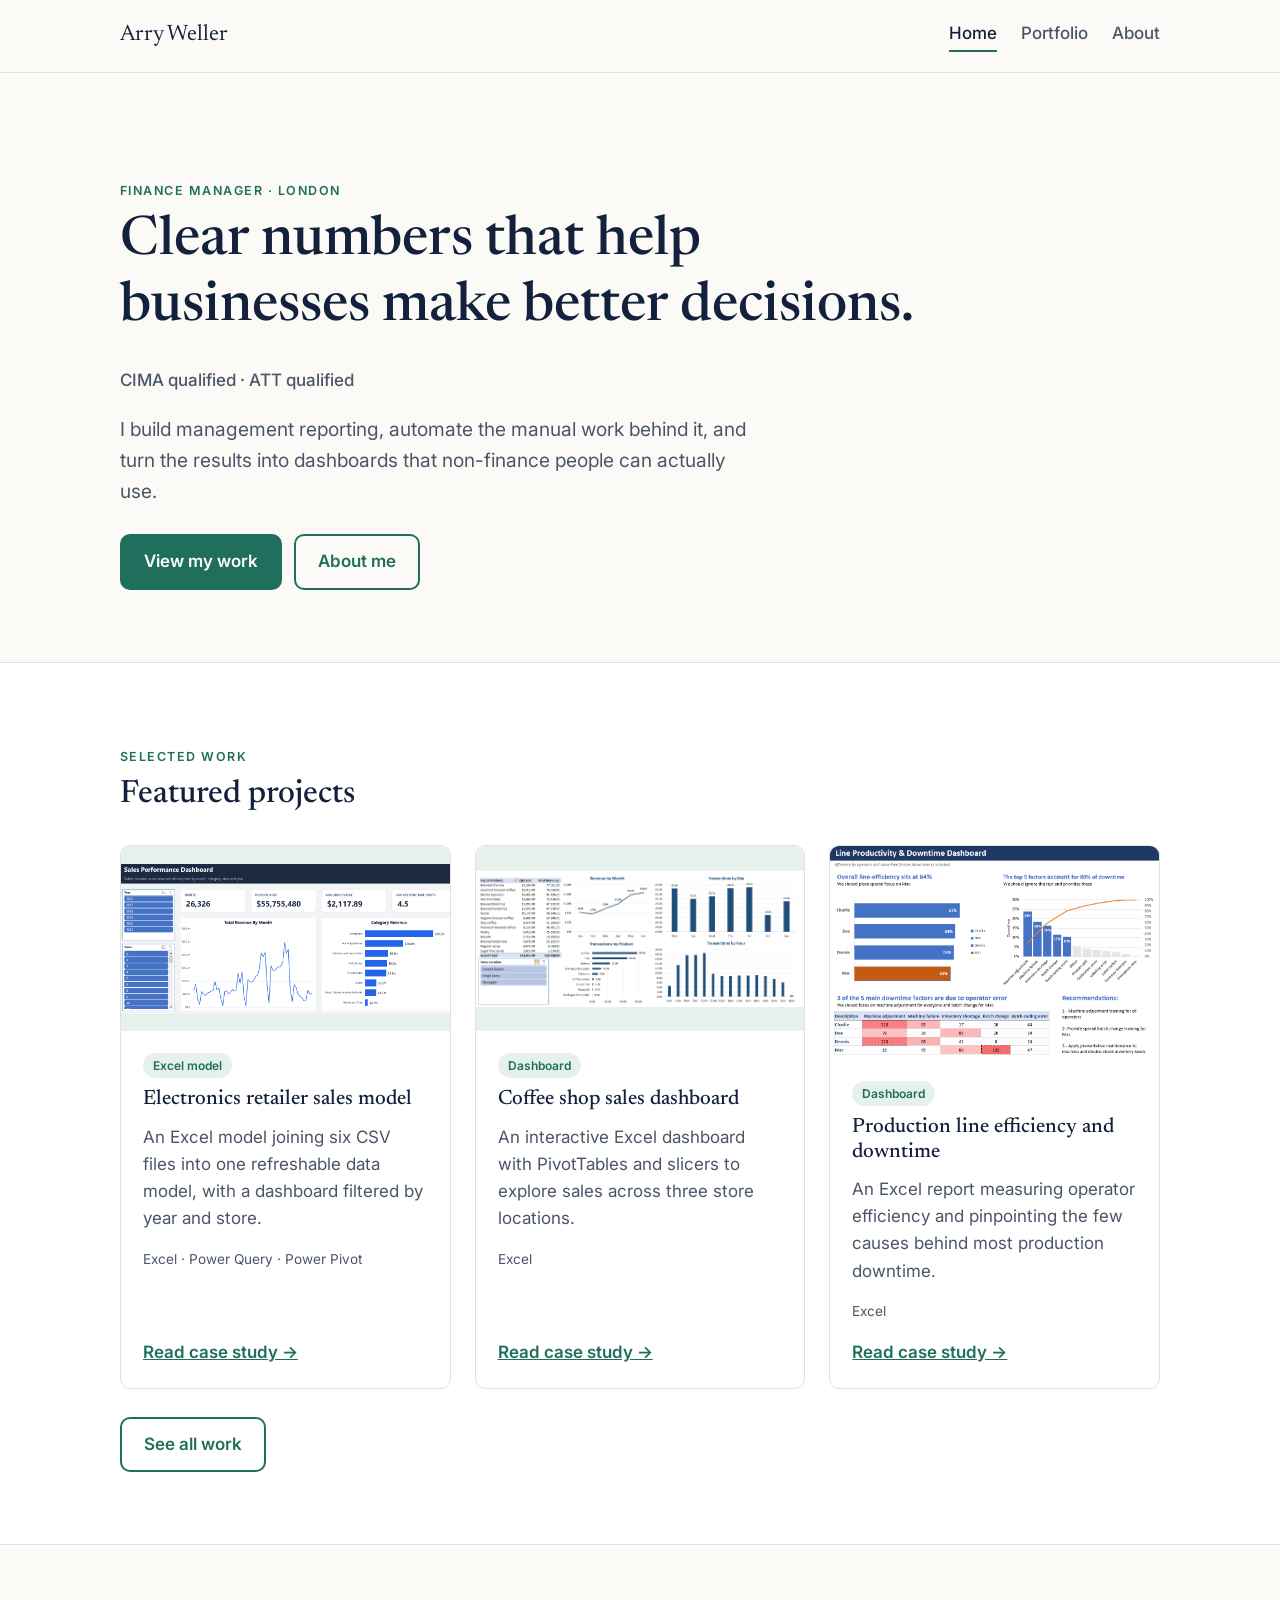
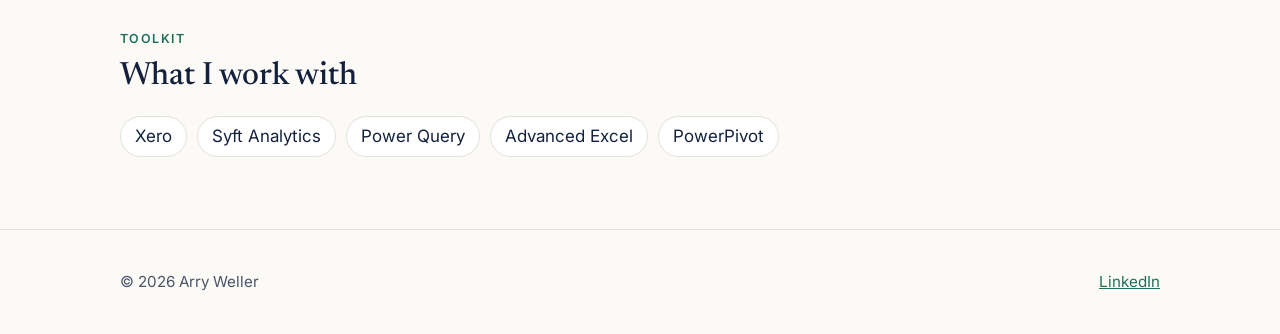
<file: index.html>
<!DOCTYPE html>
<!-- HOME PAGE. This is the first page visitors see. -->
<html lang="en-GB">
<head>
  <meta charset="UTF-8">
  <meta name="viewport" content="width=device-width, initial-scale=1.0">
  <title>Arry Weller | Finance Manager</title>
  <meta name="description" content="Portfolio of Arry Weller, CIMA and ATT qualified Finance Manager based in London.">
  <!-- Fonts from Google Fonts -->
  <link rel="preconnect" href="https://fonts.googleapis.com">
  <link rel="preconnect" href="https://fonts.gstatic.com" crossorigin>
  <link href="https://fonts.googleapis.com/css2?family=Inter:wght@400;500;600&family=Newsreader:opsz,wght@6..72,500&display=swap" rel="stylesheet">
  <!-- Our own style sheet -->
  <link rel="stylesheet" href="css/style.css">
</head>
<body>

  <!-- ===== HEADER (same on every page) ===== -->
  <header class="site-header">
    <div class="container">
      <a href="index.html" class="logo">Arry Weller</a>
      <nav class="nav">
        <a href="index.html" class="active">Home</a>
        <a href="portfolio.html">Portfolio</a>
        <a href="about.html">About</a>
      </nav>
    </div>
  </header>

  <main>
    <!-- ===== HERO: your headline introduction ===== -->
    <section class="hero">
      <div class="container">
        <p class="eyebrow">Finance Manager · London</p>
        <h1>Clear numbers that help<br>businesses make better decisions.</h1>
        <p class="credentials">CIMA qualified · ATT qualified</p>
        <p class="lead">
          I build management reporting, automate the manual work behind it, and turn
          the results into dashboards that non-finance people can actually use.
        </p>
        <div class="btn-row">
          <a href="portfolio.html" class="btn btn-primary">View my work</a>
          <a href="about.html" class="btn btn-secondary">About me</a>
        </div>
      </div>
    </section>

    <!-- ===== FEATURED WORK: pick your best 3 ===== -->
    <section class="band">
      <div class="container">
        <p class="eyebrow">Selected work</p>
        <h2>Featured projects</h2>

        <div class="grid">
          <!-- Card 1: copy this whole <article> block to add another project -->
          <article class="card">
            <div class="card-thumb"><img src="assets/images/electronics-retailer.png" alt="Sales performance dashboard showing 26,326 orders, $55.8m revenue, $2,117.89 average order value and 4.5 days average delivery time, with a revenue by month line chart, a category revenue bar chart, and year and store filters"></div>
            <div class="card-body">
              <span class="tag">Excel model</span>
              <h3>Electronics retailer sales model</h3>
              <p>An Excel model joining six CSV files into one refreshable data model, with a dashboard filtered by year and store.</p>
              <p class="tools">Excel · Power Query · Power Pivot</p>
              <div class="card-links">
                <a href="project-electronics-retailer.html">Read case study →</a>
              </div>
            </div>
          </article>

          <article class="card">
            <div class="card-thumb"><img src="assets/images/coffee-dashboard.png" alt="Coffee shop sales dashboard showing revenue by month, transactions by day and hour, top products, and a store location filter"></div>
            <div class="card-body">
              <span class="tag">Dashboard</span>
              <h3>Coffee shop sales dashboard</h3>
              <p>An interactive Excel dashboard with PivotTables and slicers to explore sales across three store locations.</p>
              <p class="tools">Excel</p>
              <div class="card-links">
                <a href="project-coffee-dashboard.html">Read case study →</a>
              </div>
            </div>
          </article>

          <article class="card">
            <div class="card-thumb"><img src="assets/images/manufac-prod.png" alt="Line productivity and downtime dashboard showing efficiency by operator from 61% to 67%, a Pareto chart where the top five factors account for 80% of downtime, and a matrix of downtime minutes by operator and factor with recommendations"></div>
            <div class="card-body">
              <span class="tag">Dashboard</span>
              <h3>Production line efficiency and downtime</h3>
              <p>An Excel report measuring operator efficiency and pinpointing the few causes behind most production downtime.</p>
              <p class="tools">Excel</p>
              <div class="card-links">
                <a href="project-manufac-prod.html">Read case study →</a>
              </div>
            </div>
          </article>
        </div>

        <div class="btn-row">
          <a href="portfolio.html" class="btn btn-secondary">See all work</a>
        </div>
      </div>
    </section>

    <!-- ===== TOOLS ===== -->
    <section>
      <div class="container">
        <p class="eyebrow">Toolkit</p>
        <h2>What I work with</h2>
        <ul class="pill-list">
          <li>Xero</li>
          <li>Syft Analytics</li>
          <li>Power Query</li>
          <li>Advanced Excel</li>
          <li>PowerPivot</li>
        </ul>
      </div>
    </section>
  </main>

  <!-- ===== FOOTER (same on every page) ===== -->
  <footer class="site-footer">
    <div class="container">
      <span>© 2026 Arry Weller</span>
      <span><a href="https://www.linkedin.com/in/arry-weller-54361668">LinkedIn</a></span>
    </div>
  </footer>

</body>
</html>
</file>
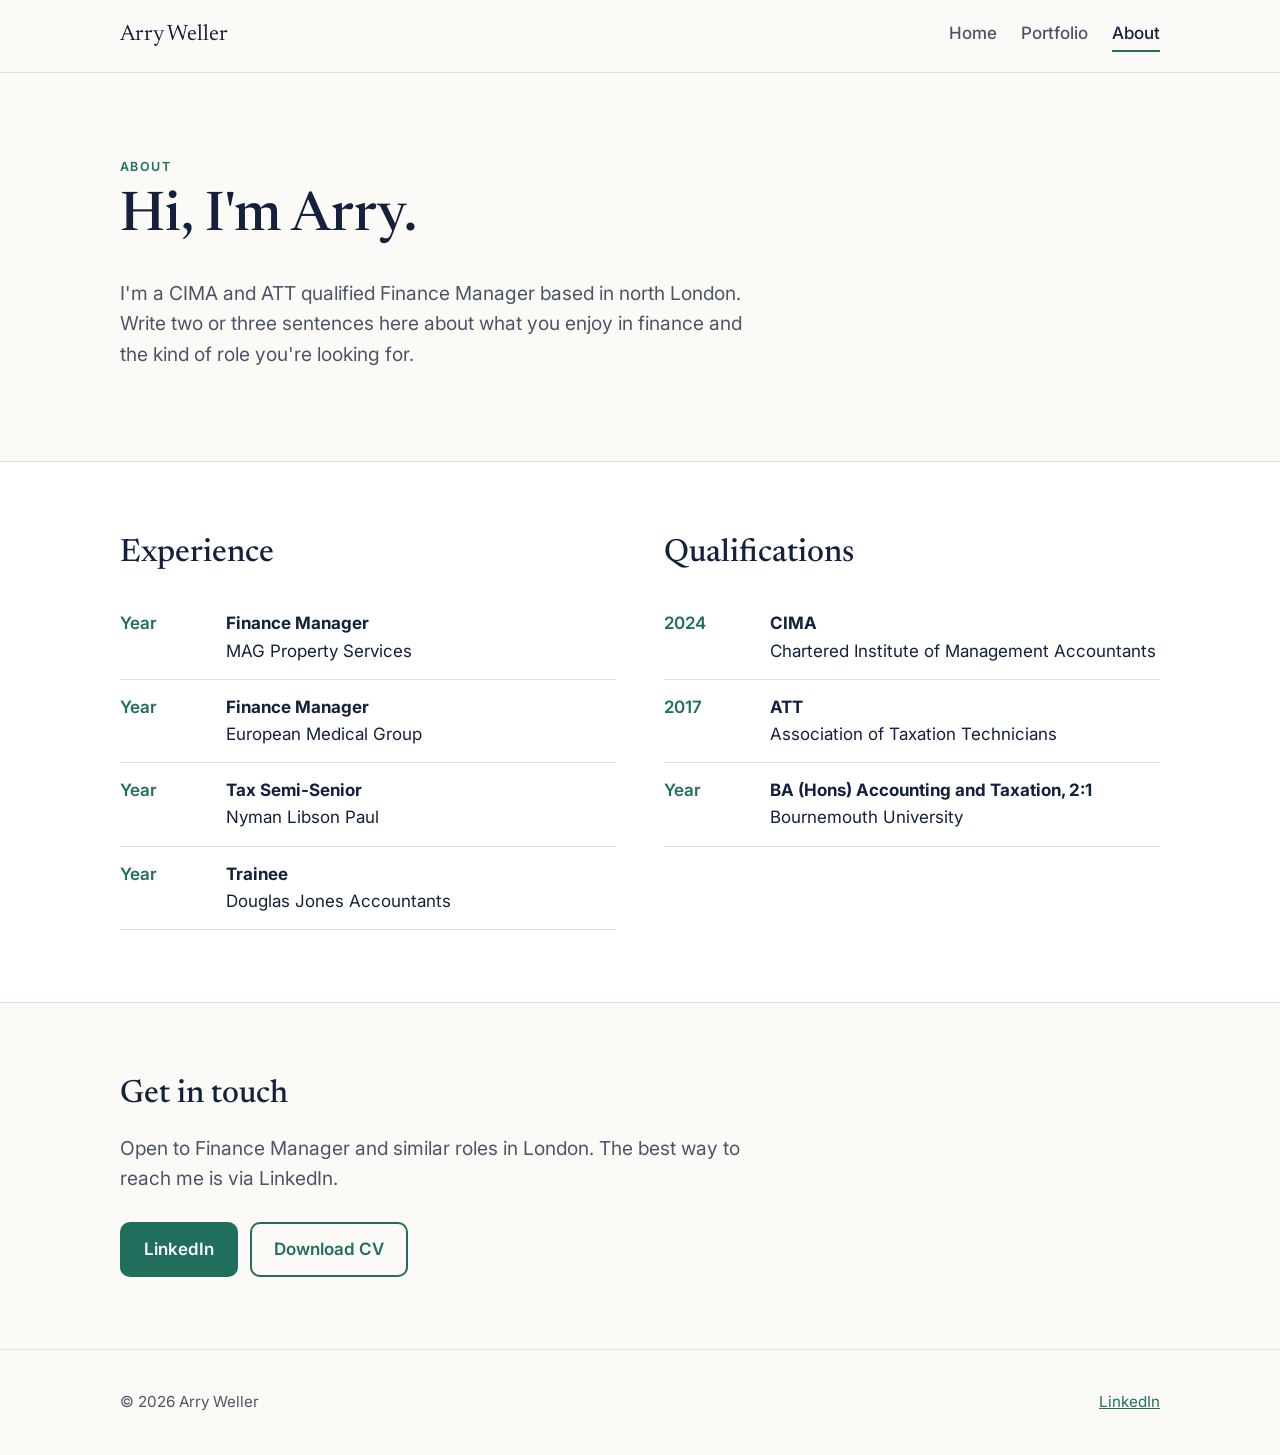
<file: about.html>
<!DOCTYPE html>
<!-- ABOUT PAGE. Your story, qualifications, experience and contact details. -->
<html lang="en-GB">
<head>
  <meta charset="UTF-8">
  <meta name="viewport" content="width=device-width, initial-scale=1.0">
  <title>About | Arry Weller</title>
  <meta name="description" content="Arry Weller, a CIMA and ATT qualified Finance Manager based in north London, open to Finance Manager and similar roles.">
  <link rel="preconnect" href="https://fonts.googleapis.com">
  <link rel="preconnect" href="https://fonts.gstatic.com" crossorigin>
  <link href="https://fonts.googleapis.com/css2?family=Inter:wght@400;500;600&family=Newsreader:opsz,wght@6..72,500&display=swap" rel="stylesheet">
  <link rel="stylesheet" href="css/style.css">
</head>
<body>

  <header class="site-header">
    <div class="container">
      <a href="index.html" class="logo">Arry Weller</a>
      <nav class="nav">
        <a href="index.html">Home</a>
        <a href="portfolio.html">Portfolio</a>
        <a href="about.html" class="active">About</a>
      </nav>
    </div>
  </header>

  <main>
    <section>
      <div class="container">
        <p class="eyebrow">About</p>
        <h1>Hi, I'm Arry.</h1>
        <p class="lead">
          I'm a CIMA and ATT qualified Finance Manager based in north London. Write two or three
          sentences here about what you enjoy in finance and the kind of role you're looking for.
        </p>
      </div>
    </section>

    <section class="band">
      <div class="container two-col">
        <div>
          <h2>Experience</h2>
          <ul class="timeline">
            <!-- Add years in the left column -->
            <li><span class="year">Year</span><span><strong>Finance Manager</strong><br>MAG Property Services</span></li>
            <li><span class="year">Year</span><span><strong>Finance Manager</strong><br>European Medical Group</span></li>
            <li><span class="year">Year</span><span><strong>Tax Semi-Senior</strong><br>Nyman Libson Paul</span></li>
            <li><span class="year">Year</span><span><strong>Trainee</strong><br>Douglas Jones Accountants</span></li>
          </ul>
        </div>
        <div>
          <h2>Qualifications</h2>
          <ul class="timeline">
            <li><span class="year">2024</span><span><strong>CIMA</strong><br>Chartered Institute of Management Accountants</span></li>
            <li><span class="year">2017</span><span><strong>ATT</strong><br>Association of Taxation Technicians</span></li>
            <li><span class="year">Year</span><span><strong>BA (Hons) Accounting and Taxation, 2:1</strong><br>Bournemouth University</span></li>
          </ul>
        </div>
      </div>
    </section>

    <section>
      <div class="container">
        <h2>Get in touch</h2>
        <p class="lead">Open to Finance Manager and similar roles in London. The best way to reach me is via LinkedIn.</p>
        <div class="btn-row">
          <a href="https://www.linkedin.com/in/arry-weller-54361668" class="btn btn-primary">LinkedIn</a>
          <a href="assets/files/cv.pdf" class="btn btn-secondary">Download CV</a>
        </div>
      </div>
    </section>
  </main>

  <footer class="site-footer">
    <div class="container">
      <span>© 2026 Arry Weller</span>
      <span><a href="https://www.linkedin.com/in/arry-weller-54361668">LinkedIn</a></span>
    </div>
  </footer>

</body>
</html>
</file>
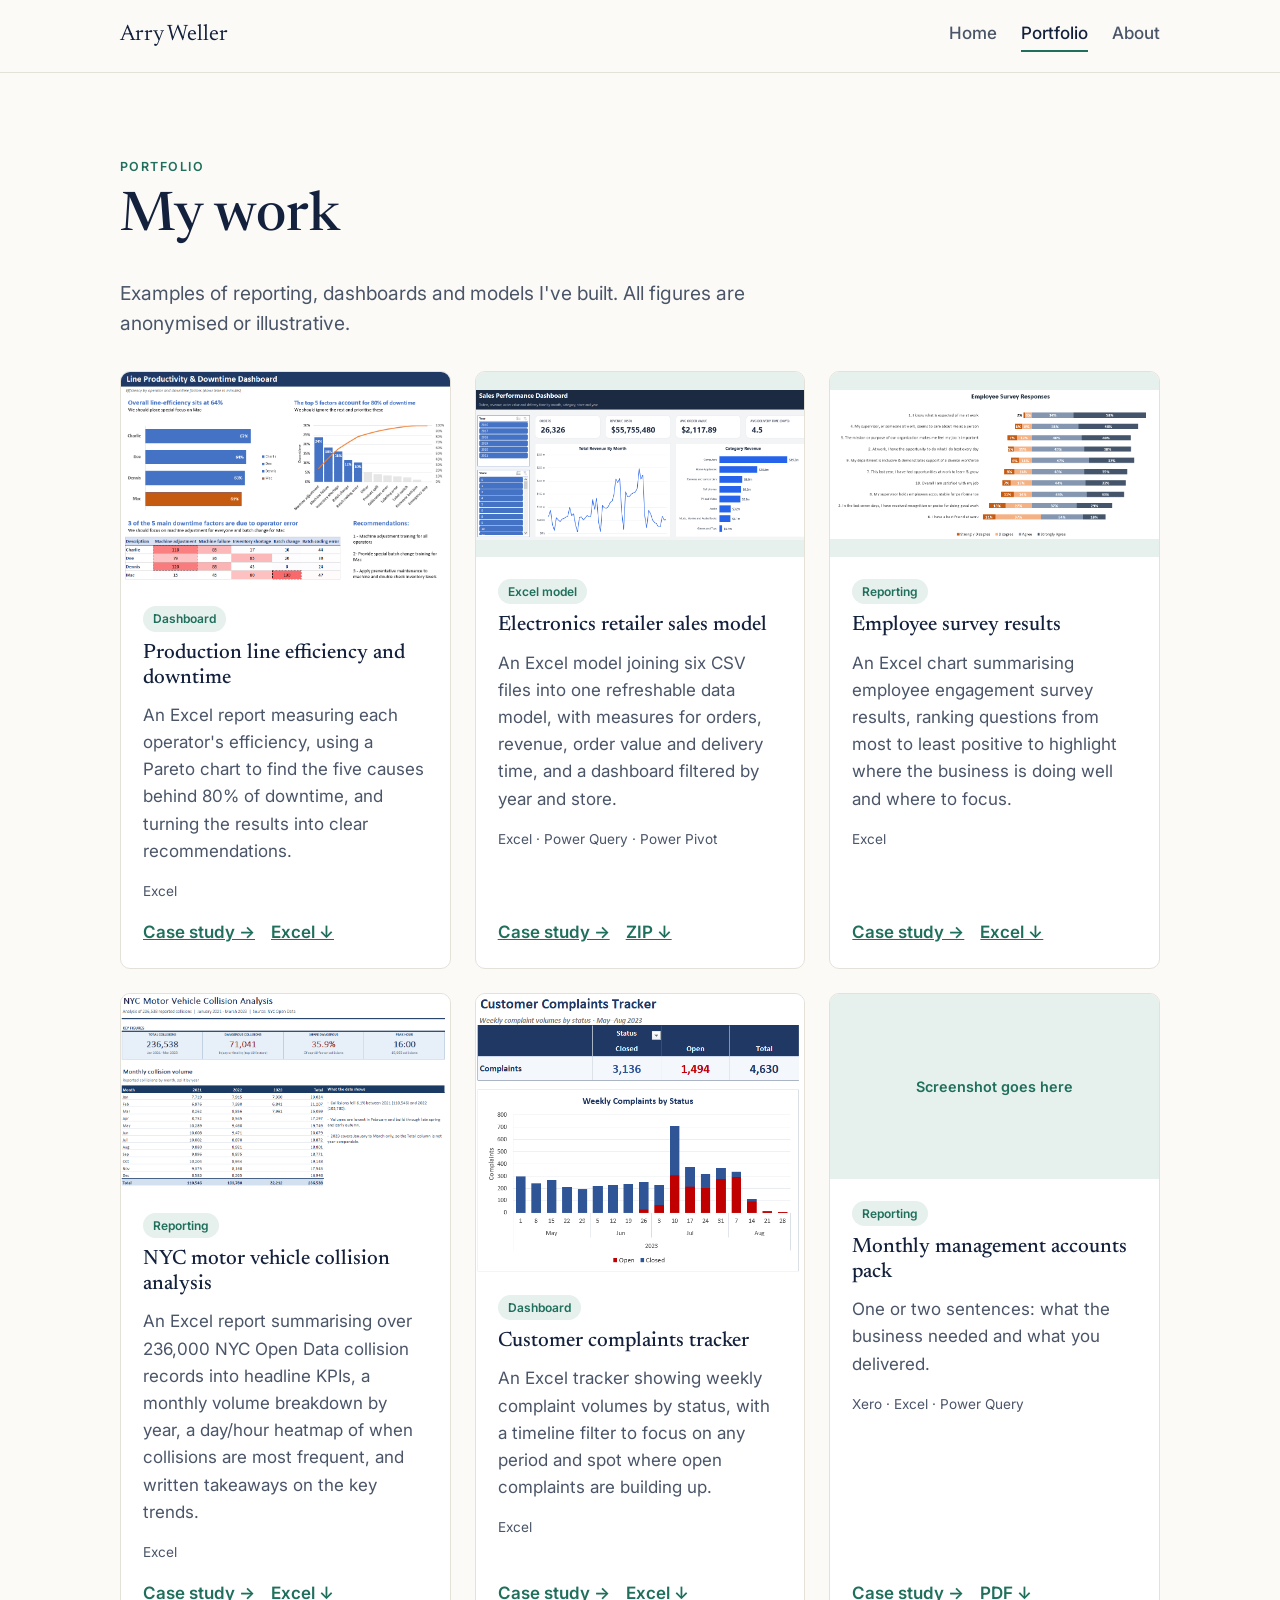
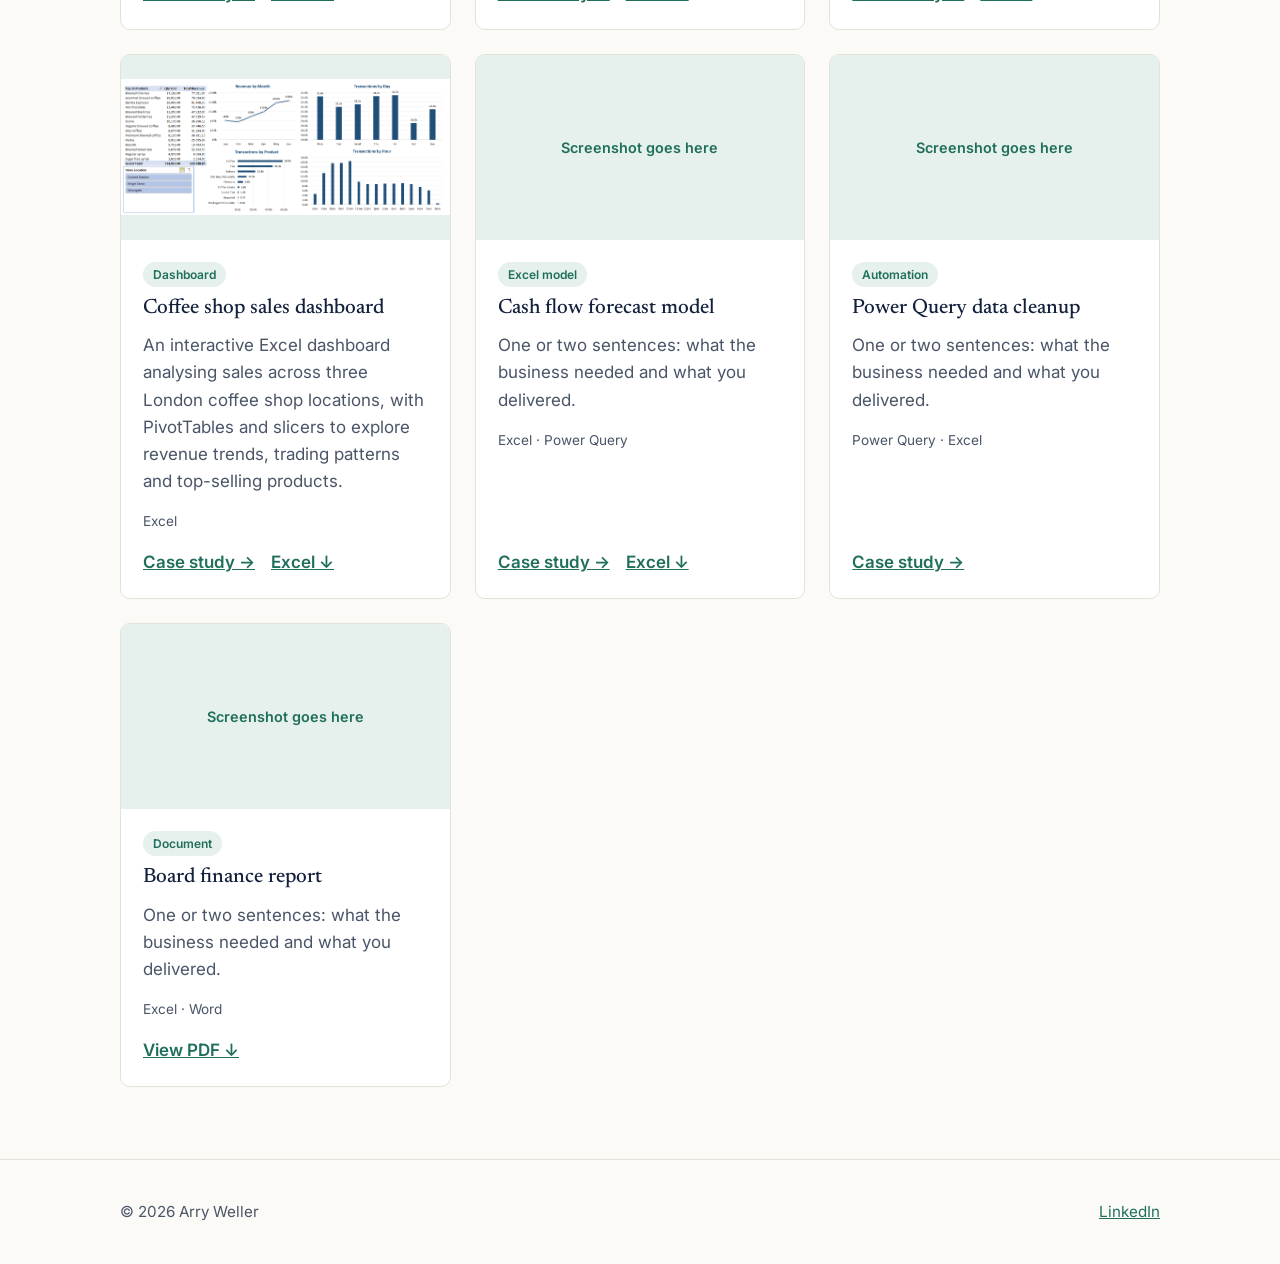
<file: portfolio.html>
<!DOCTYPE html>
<!-- PORTFOLIO PAGE. Lists all your work as cards. -->
<html lang="en-GB">
<head>
  <meta charset="UTF-8">
  <meta name="viewport" content="width=device-width, initial-scale=1.0">
  <title>Portfolio | Arry Weller</title>
  <meta name="description" content="Reporting, dashboards and Excel models built by Arry Weller, with a case study and downloadable file for each project.">
  <link rel="preconnect" href="https://fonts.googleapis.com">
  <link rel="preconnect" href="https://fonts.gstatic.com" crossorigin>
  <link href="https://fonts.googleapis.com/css2?family=Inter:wght@400;500;600&family=Newsreader:opsz,wght@6..72,500&display=swap" rel="stylesheet">
  <link rel="stylesheet" href="css/style.css">
</head>
<body>

  <header class="site-header">
    <div class="container">
      <a href="index.html" class="logo">Arry Weller</a>
      <nav class="nav">
        <a href="index.html">Home</a>
        <a href="portfolio.html" class="active">Portfolio</a>
        <a href="about.html">About</a>
      </nav>
    </div>
  </header>

  <main>
    <section>
      <div class="container">
        <p class="eyebrow">Portfolio</p>
        <h1>My work</h1>
        <p class="lead">
          Examples of reporting, dashboards and models I've built. All figures are
          anonymised or illustrative.
        </p>

        <div class="grid">

          <article class="card">
            <div class="card-thumb"><img src="assets/images/manufac-prod.png" alt="Line productivity and downtime dashboard showing efficiency by operator from 61% to 67%, a Pareto chart where the top five factors account for 80% of downtime, and a matrix of downtime minutes by operator and factor with recommendations"></div>
            <div class="card-body">
              <span class="tag">Dashboard</span>
              <h3>Production line efficiency and downtime</h3>
              <p>An Excel report measuring each operator's efficiency, using a Pareto chart to find the five causes behind 80% of downtime, and turning the results into clear recommendations.</p>
              <p class="tools">Excel</p>
              <div class="card-links">
                <a href="project-manufac-prod.html">Case study →</a>
                <a href="assets/files/manufac-prod.xlsx">Excel ↓</a>
              </div>
            </div>
          </article>

          <article class="card">
            <div class="card-thumb"><img src="assets/images/electronics-retailer.png" alt="Sales performance dashboard showing 26,326 orders, $55.8m revenue, $2,117.89 average order value and 4.5 days average delivery time, with a revenue by month line chart, a category revenue bar chart, and year and store filters"></div>
            <div class="card-body">
              <span class="tag">Excel model</span>
              <h3>Electronics retailer sales model</h3>
              <p>An Excel model joining six CSV files into one refreshable data model, with measures for orders, revenue, order value and delivery time, and a dashboard filtered by year and store.</p>
              <p class="tools">Excel · Power Query · Power Pivot</p>
              <div class="card-links">
                <a href="project-electronics-retailer.html">Case study →</a>
                <a href="assets/files/electronics-retailer.zip">ZIP ↓</a>
              </div>
            </div>
          </article>

          <article class="card">
            <div class="card-thumb"><img src="assets/images/employee-survey.png" alt="Stacked bar chart of employee survey responses, ranked from most to least positive, split by strongly disagree, disagree, agree and strongly agree"></div>
            <div class="card-body">
              <span class="tag">Reporting</span>
              <h3>Employee survey results</h3>
              <p>An Excel chart summarising employee engagement survey results, ranking questions from most to least positive to highlight where the business is doing well and where to focus.</p>
              <p class="tools">Excel</p>
              <div class="card-links">
                <a href="project-employee-survey.html">Case study →</a>
                <a href="assets/files/employee-survey.xlsx">Excel ↓</a>
              </div>
            </div>
          </article>

          <article class="card">
            <div class="card-thumb"><img src="assets/images/collision-analysis.png" alt="NYC Motor Vehicle Collision Analysis report showing key figures for total and dangerous collisions, share dangerous, peak hour, and a monthly collision volume table by year"></div>
            <div class="card-body">
              <span class="tag">Reporting</span>
              <h3>NYC motor vehicle collision analysis</h3>
              <p>An Excel report summarising over 236,000 NYC Open Data collision records into headline KPIs, a monthly volume breakdown by year, a day/hour heatmap of when collisions are most frequent, and written takeaways on the key trends.</p>
              <p class="tools">Excel</p>
              <div class="card-links">
                <a href="project-collision-analysis.html">Case study →</a>
                <a href="assets/files/collision-analysis.xlsx">Excel ↓</a>
              </div>
            </div>
          </article>

          <article class="card">
            <div class="card-thumb"><img src="assets/images/customer-complaints.png" alt="Customer complaints tracker showing closed, open and total complaints, and a weekly stacked column chart of complaints by status from May to August 2023"></div>
            <div class="card-body">
              <span class="tag">Dashboard</span>
              <h3>Customer complaints tracker</h3>
              <p>An Excel tracker showing weekly complaint volumes by status, with a timeline filter to focus on any period and spot where open complaints are building up.</p>
              <p class="tools">Excel</p>
              <div class="card-links">
                <a href="project-customer-complaints.html">Case study →</a>
                <a href="assets/files/customer-complaints.xlsx">Excel ↓</a>
              </div>
            </div>
          </article>

          <!-- ===== PROJECT CARD: copy from here… ===== -->
          <article class="card">
            <div class="card-thumb">Screenshot goes here</div>
            <!-- When you have an image, replace the line above with:
                 <div class="card-thumb"><img src="assets/images/your-image.png" alt="Short description"></div> -->
            <div class="card-body">
              <span class="tag">Reporting</span>
              <h3>Monthly management accounts pack</h3>
              <p>One or two sentences: what the business needed and what you delivered.</p>
              <p class="tools">Xero · Excel · Power Query</p>
              <div class="card-links">
                <a href="project-example.html">Case study →</a>
                <a href="assets/files/example.pdf">PDF ↓</a>
              </div>
            </div>
          </article>
          <!-- ===== …to here ===== -->

          <article class="card">
            <div class="card-thumb"><img src="assets/images/coffee-dashboard.png" alt="Coffee shop sales dashboard showing revenue by month, transactions by day and hour, top products, and a store location filter"></div>
            <div class="card-body">
              <span class="tag">Dashboard</span>
              <h3>Coffee shop sales dashboard</h3>
              <p>An interactive Excel dashboard analysing sales across three London coffee shop locations, with PivotTables and slicers to explore revenue trends, trading patterns and top-selling products.</p>
              <p class="tools">Excel</p>
              <div class="card-links">
                <a href="project-coffee-dashboard.html">Case study →</a>
                <a href="assets/files/coffee-dashboard.xlsx">Excel ↓</a>
              </div>
            </div>
          </article>

          <article class="card">
            <div class="card-thumb">Screenshot goes here</div>
            <div class="card-body">
              <span class="tag">Excel model</span>
              <h3>Cash flow forecast model</h3>
              <p>One or two sentences: what the business needed and what you delivered.</p>
              <p class="tools">Excel · Power Query</p>
              <div class="card-links">
                <a href="project-example.html">Case study →</a>
                <a href="assets/files/example.xlsx">Excel ↓</a>
              </div>
            </div>
          </article>

          <article class="card">
            <div class="card-thumb">Screenshot goes here</div>
            <div class="card-body">
              <span class="tag">Automation</span>
              <h3>Power Query data cleanup</h3>
              <p>One or two sentences: what the business needed and what you delivered.</p>
              <p class="tools">Power Query · Excel</p>
              <div class="card-links">
                <a href="project-example.html">Case study →</a>
              </div>
            </div>
          </article>

          <article class="card">
            <div class="card-thumb">Screenshot goes here</div>
            <div class="card-body">
              <span class="tag">Document</span>
              <h3>Board finance report</h3>
              <p>One or two sentences: what the business needed and what you delivered.</p>
              <p class="tools">Excel · Word</p>
              <div class="card-links">
                <a href="assets/files/example.pdf">View PDF ↓</a>
              </div>
            </div>
          </article>

        </div>
      </div>
    </section>
  </main>

  <footer class="site-footer">
    <div class="container">
      <span>© 2026 Arry Weller</span>
      <span><a href="https://www.linkedin.com/in/arry-weller-54361668">LinkedIn</a></span>
    </div>
  </footer>

</body>
</html>
</file>
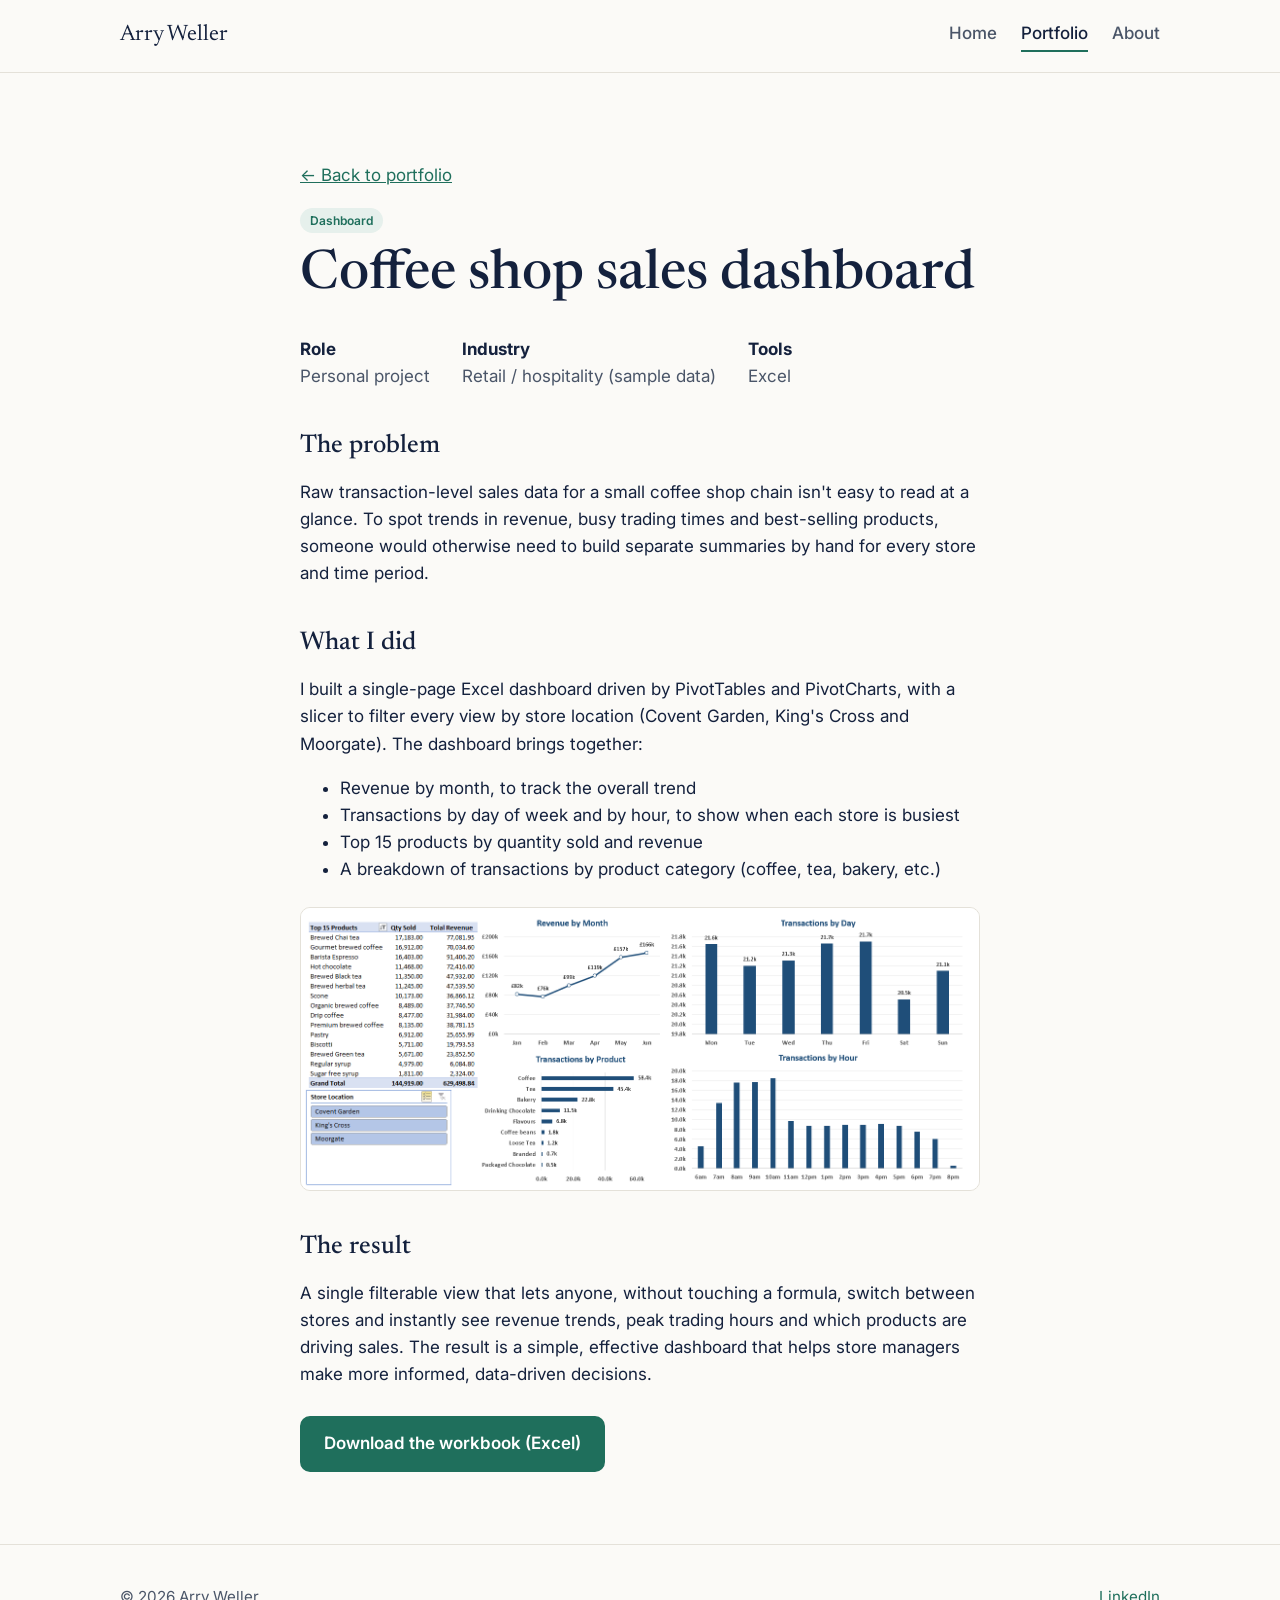
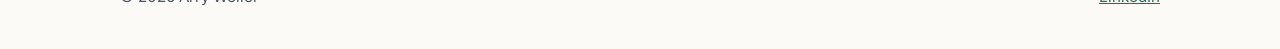
<file: project-coffee-dashboard.html>
<!DOCTYPE html>
<html lang="en-GB">
<head>
  <meta charset="UTF-8">
  <meta name="viewport" content="width=device-width, initial-scale=1.0">
  <title>Coffee shop sales dashboard | Arry Weller</title>
  <meta name="description" content="An interactive Excel dashboard analysing sales across three London coffee shops, covering revenue trends, trading patterns and top-selling products.">
  <link rel="preconnect" href="https://fonts.googleapis.com">
  <link rel="preconnect" href="https://fonts.gstatic.com" crossorigin>
  <link href="https://fonts.googleapis.com/css2?family=Inter:wght@400;500;600&family=Newsreader:opsz,wght@6..72,500&display=swap" rel="stylesheet">
  <link rel="stylesheet" href="css/style.css">
</head>
<body>

  <header class="site-header">
    <div class="container">
      <a href="index.html" class="logo">Arry Weller</a>
      <nav class="nav">
        <a href="index.html">Home</a>
        <a href="portfolio.html" class="active">Portfolio</a>
        <a href="about.html">About</a>
      </nav>
    </div>
  </header>

  <main>
    <section>
      <div class="container prose">
        <p><a href="portfolio.html">← Back to portfolio</a></p>
        <span class="tag">Dashboard</span>
        <h1>Coffee shop sales dashboard</h1>

        <div class="project-meta">
          <div><strong>Role</strong>Personal project</div>
          <div><strong>Industry</strong>Retail / hospitality (sample data)</div>
          <div><strong>Tools</strong>Excel</div>
        </div>

        <h2>The problem</h2>
        <p>Raw transaction-level sales data for a small coffee shop chain isn't easy to read at a glance. To spot trends in revenue, busy trading times and best-selling products, someone would otherwise need to build separate summaries by hand for every store and time period.</p>

        <h2>What I did</h2>
        <p>I built a single-page Excel dashboard driven by PivotTables and PivotCharts, with a slicer to filter every view by store location (Covent Garden, King's Cross and Moorgate). The dashboard brings together:</p>
        <ul>
          <li>Revenue by month, to track the overall trend</li>
          <li>Transactions by day of week and by hour, to show when each store is busiest</li>
          <li>Top 15 products by quantity sold and revenue</li>
          <li>A breakdown of transactions by product category (coffee, tea, bakery, etc.)</li>
        </ul>

        <img src="assets/images/coffee-dashboard.png" alt="Coffee shop sales dashboard showing revenue by month, transactions by day and hour, top products, and a store location filter">

        <h2>The result</h2>
        <p>A single filterable view that lets anyone, without touching a formula, switch between stores and instantly see revenue trends, peak trading hours and which products are driving sales. The result is a simple, effective dashboard that helps store managers make more informed, data-driven decisions.</p>

        <div class="btn-row">
          <a href="assets/files/coffee-dashboard.xlsx" class="btn btn-primary">Download the workbook (Excel)</a>
        </div>
      </div>
    </section>
  </main>

  <footer class="site-footer">
    <div class="container">
      <span>© 2026 Arry Weller</span>
      <span><a href="https://www.linkedin.com/in/arry-weller-54361668">LinkedIn</a></span>
    </div>
  </footer>

</body>
</html>
</file>
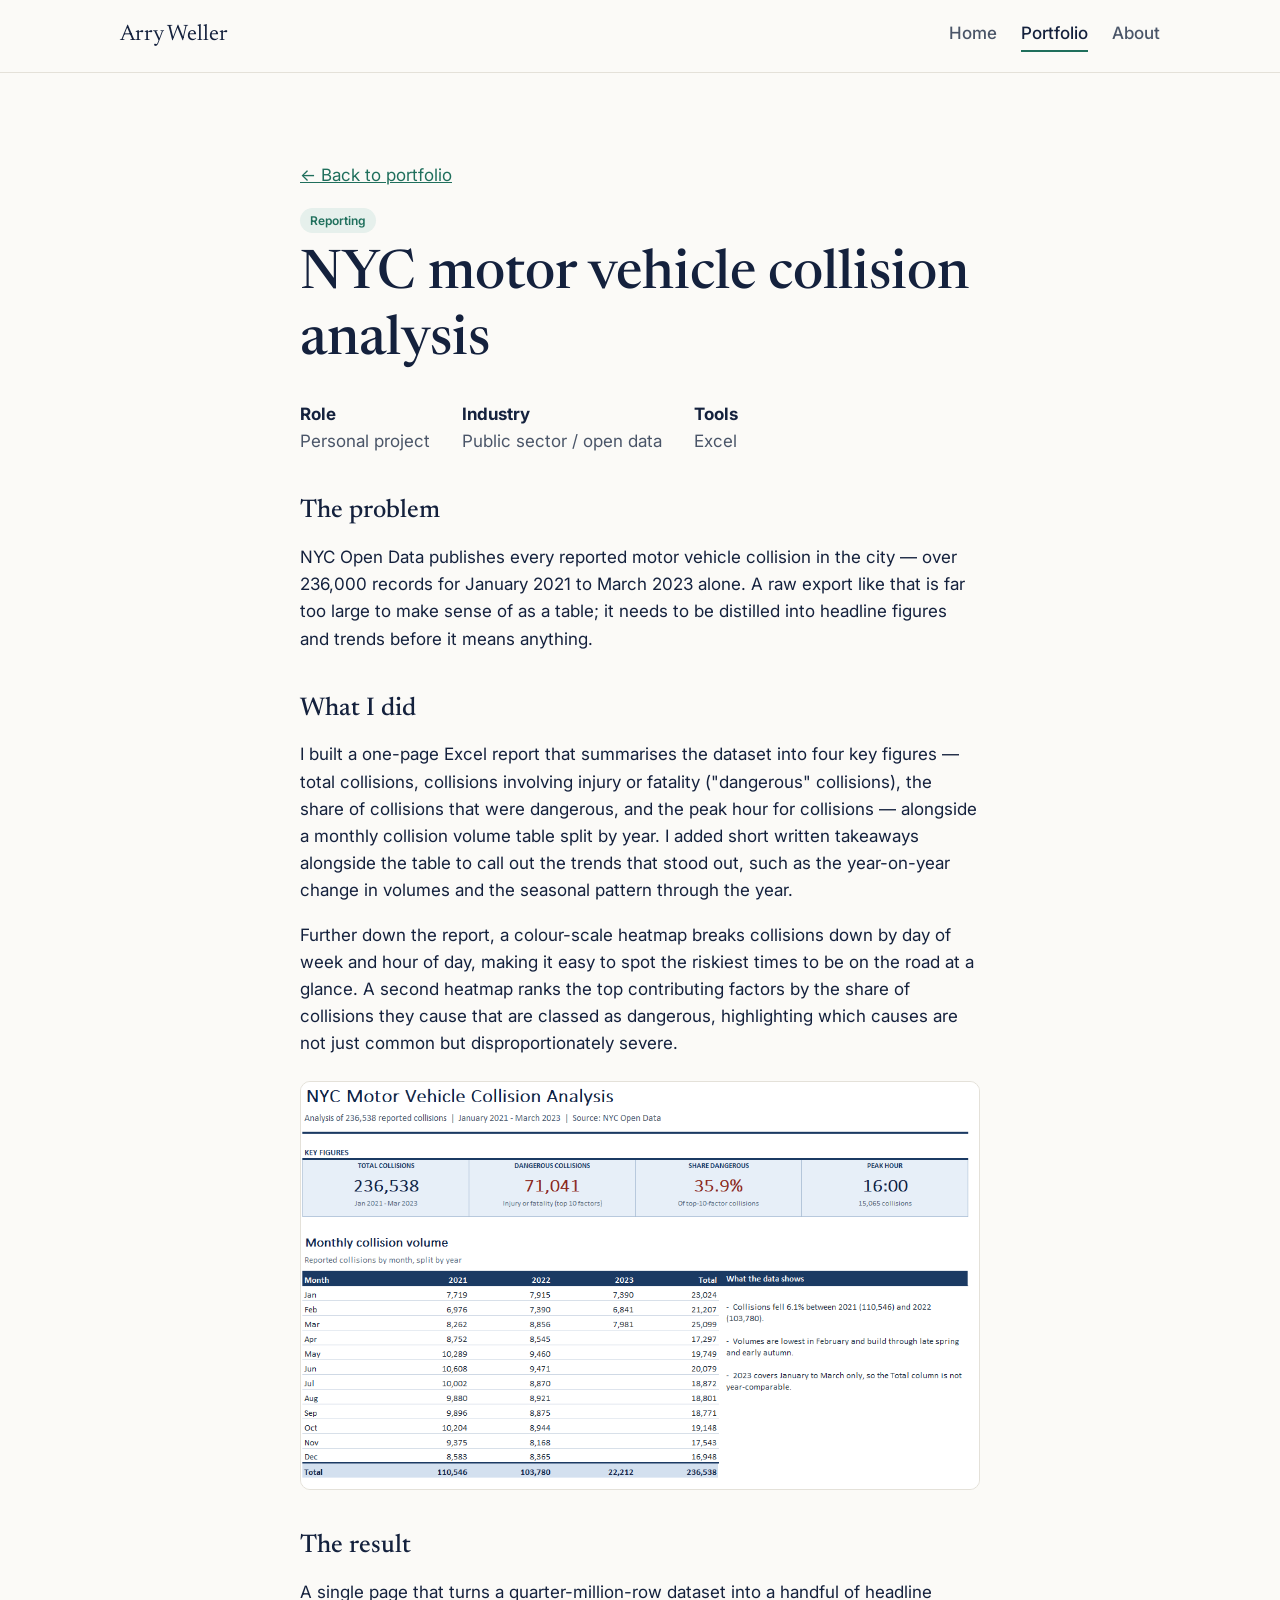
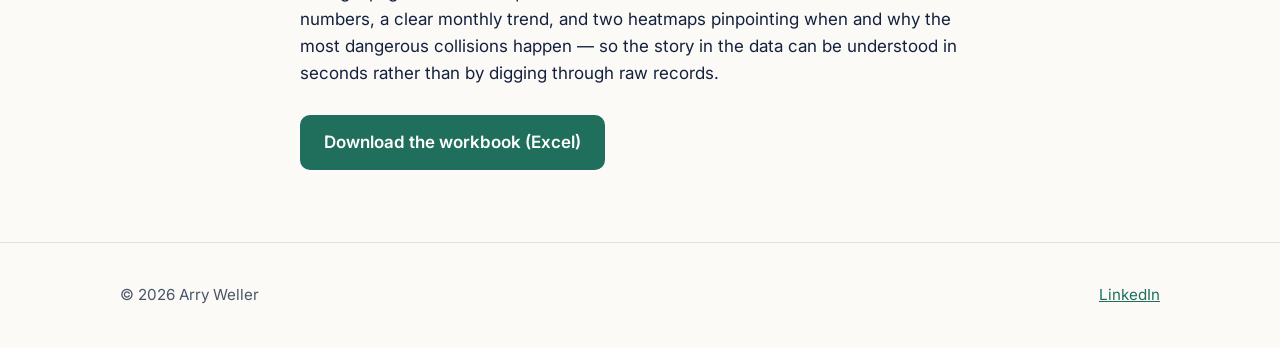
<file: project-collision-analysis.html>
<!DOCTYPE html>
<html lang="en-GB">
<head>
  <meta charset="UTF-8">
  <meta name="viewport" content="width=device-width, initial-scale=1.0">
  <title>NYC motor vehicle collision analysis | Arry Weller</title>
  <meta name="description" content="An Excel report distilling over 236,000 NYC Open Data collision records into headline figures, monthly trends and a day and hour heatmap.">
  <link rel="preconnect" href="https://fonts.googleapis.com">
  <link rel="preconnect" href="https://fonts.gstatic.com" crossorigin>
  <link href="https://fonts.googleapis.com/css2?family=Inter:wght@400;500;600&family=Newsreader:opsz,wght@6..72,500&display=swap" rel="stylesheet">
  <link rel="stylesheet" href="css/style.css">
</head>
<body>

  <header class="site-header">
    <div class="container">
      <a href="index.html" class="logo">Arry Weller</a>
      <nav class="nav">
        <a href="index.html">Home</a>
        <a href="portfolio.html" class="active">Portfolio</a>
        <a href="about.html">About</a>
      </nav>
    </div>
  </header>

  <main>
    <section>
      <div class="container prose">
        <p><a href="portfolio.html">← Back to portfolio</a></p>
        <span class="tag">Reporting</span>
        <h1>NYC motor vehicle collision analysis</h1>

        <div class="project-meta">
          <div><strong>Role</strong>Personal project</div>
          <div><strong>Industry</strong>Public sector / open data</div>
          <div><strong>Tools</strong>Excel</div>
        </div>

        <h2>The problem</h2>
        <p>NYC Open Data publishes every reported motor vehicle collision in the city — over 236,000 records for January 2021 to March 2023 alone. A raw export like that is far too large to make sense of as a table; it needs to be distilled into headline figures and trends before it means anything.</p>

        <h2>What I did</h2>
        <p>I built a one-page Excel report that summarises the dataset into four key figures — total collisions, collisions involving injury or fatality ("dangerous" collisions), the share of collisions that were dangerous, and the peak hour for collisions — alongside a monthly collision volume table split by year. I added short written takeaways alongside the table to call out the trends that stood out, such as the year-on-year change in volumes and the seasonal pattern through the year.</p>

        <p>Further down the report, a colour-scale heatmap breaks collisions down by day of week and hour of day, making it easy to spot the riskiest times to be on the road at a glance. A second heatmap ranks the top contributing factors by the share of collisions they cause that are classed as dangerous, highlighting which causes are not just common but disproportionately severe.</p>

        <img src="assets/images/collision-analysis.png" alt="NYC Motor Vehicle Collision Analysis report showing key figures for total and dangerous collisions, share dangerous, peak hour, and a monthly collision volume table by year">

        <h2>The result</h2>
        <p>A single page that turns a quarter-million-row dataset into a handful of headline numbers, a clear monthly trend, and two heatmaps pinpointing when and why the most dangerous collisions happen — so the story in the data can be understood in seconds rather than by digging through raw records.</p>

        <div class="btn-row">
          <a href="assets/files/collision-analysis.xlsx" class="btn btn-primary">Download the workbook (Excel)</a>
        </div>
      </div>
    </section>
  </main>

  <footer class="site-footer">
    <div class="container">
      <span>© 2026 Arry Weller</span>
      <span><a href="https://www.linkedin.com/in/arry-weller-54361668">LinkedIn</a></span>
    </div>
  </footer>

</body>
</html>
</file>
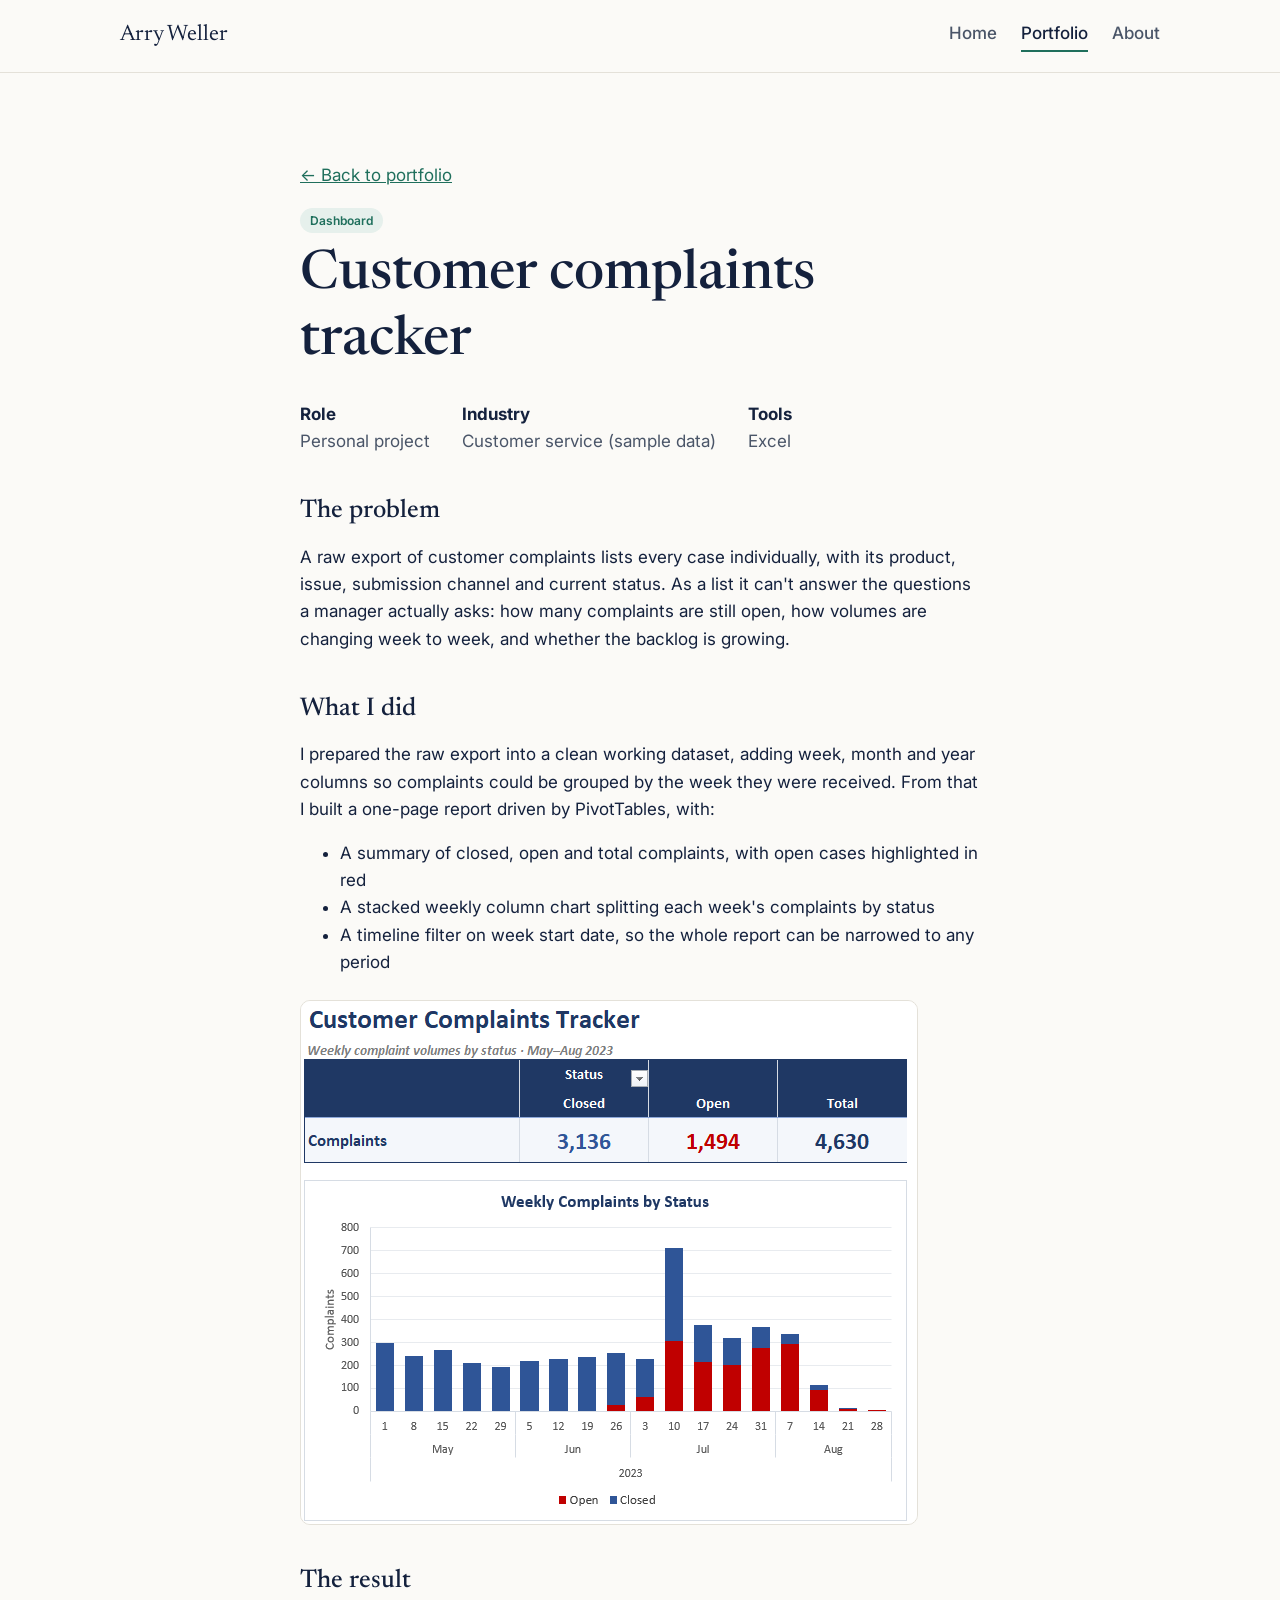
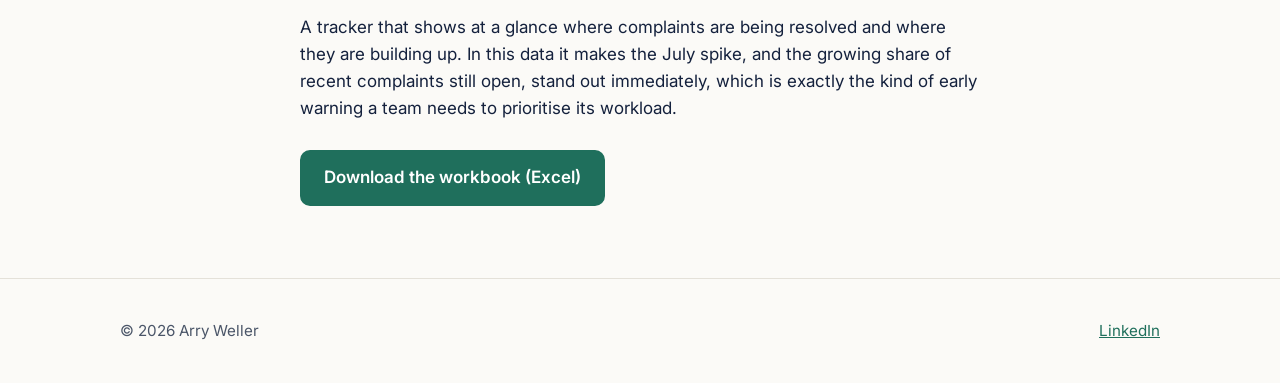
<file: project-customer-complaints.html>
<!DOCTYPE html>
<html lang="en-GB">
<head>
  <meta charset="UTF-8">
  <meta name="viewport" content="width=device-width, initial-scale=1.0">
  <title>Customer complaints tracker | Arry Weller</title>
  <meta name="description" content="An Excel tracker showing weekly customer complaint volumes by status, highlighting where open cases are building up.">
  <link rel="preconnect" href="https://fonts.googleapis.com">
  <link rel="preconnect" href="https://fonts.gstatic.com" crossorigin>
  <link href="https://fonts.googleapis.com/css2?family=Inter:wght@400;500;600&family=Newsreader:opsz,wght@6..72,500&display=swap" rel="stylesheet">
  <link rel="stylesheet" href="css/style.css">
</head>
<body>

  <header class="site-header">
    <div class="container">
      <a href="index.html" class="logo">Arry Weller</a>
      <nav class="nav">
        <a href="index.html">Home</a>
        <a href="portfolio.html" class="active">Portfolio</a>
        <a href="about.html">About</a>
      </nav>
    </div>
  </header>

  <main>
    <section>
      <div class="container prose">
        <p><a href="portfolio.html">← Back to portfolio</a></p>
        <span class="tag">Dashboard</span>
        <h1>Customer complaints tracker</h1>

        <div class="project-meta">
          <div><strong>Role</strong>Personal project</div>
          <div><strong>Industry</strong>Customer service (sample data)</div>
          <div><strong>Tools</strong>Excel</div>
        </div>

        <h2>The problem</h2>
        <p>A raw export of customer complaints lists every case individually, with its product, issue, submission channel and current status. As a list it can't answer the questions a manager actually asks: how many complaints are still open, how volumes are changing week to week, and whether the backlog is growing.</p>

        <h2>What I did</h2>
        <p>I prepared the raw export into a clean working dataset, adding week, month and year columns so complaints could be grouped by the week they were received. From that I built a one-page report driven by PivotTables, with:</p>
        <ul>
          <li>A summary of closed, open and total complaints, with open cases highlighted in red</li>
          <li>A stacked weekly column chart splitting each week's complaints by status</li>
          <li>A timeline filter on week start date, so the whole report can be narrowed to any period</li>
        </ul>

        <img src="assets/images/customer-complaints.png" alt="Customer complaints tracker showing closed, open and total complaints, and a weekly stacked column chart of complaints by status from May to August 2023">

        <h2>The result</h2>
        <p>A tracker that shows at a glance where complaints are being resolved and where they are building up. In this data it makes the July spike, and the growing share of recent complaints still open, stand out immediately, which is exactly the kind of early warning a team needs to prioritise its workload.</p>

        <div class="btn-row">
          <a href="assets/files/customer-complaints.xlsx" class="btn btn-primary">Download the workbook (Excel)</a>
        </div>
      </div>
    </section>
  </main>

  <footer class="site-footer">
    <div class="container">
      <span>© 2026 Arry Weller</span>
      <span><a href="https://www.linkedin.com/in/arry-weller-54361668">LinkedIn</a></span>
    </div>
  </footer>

</body>
</html>
</file>
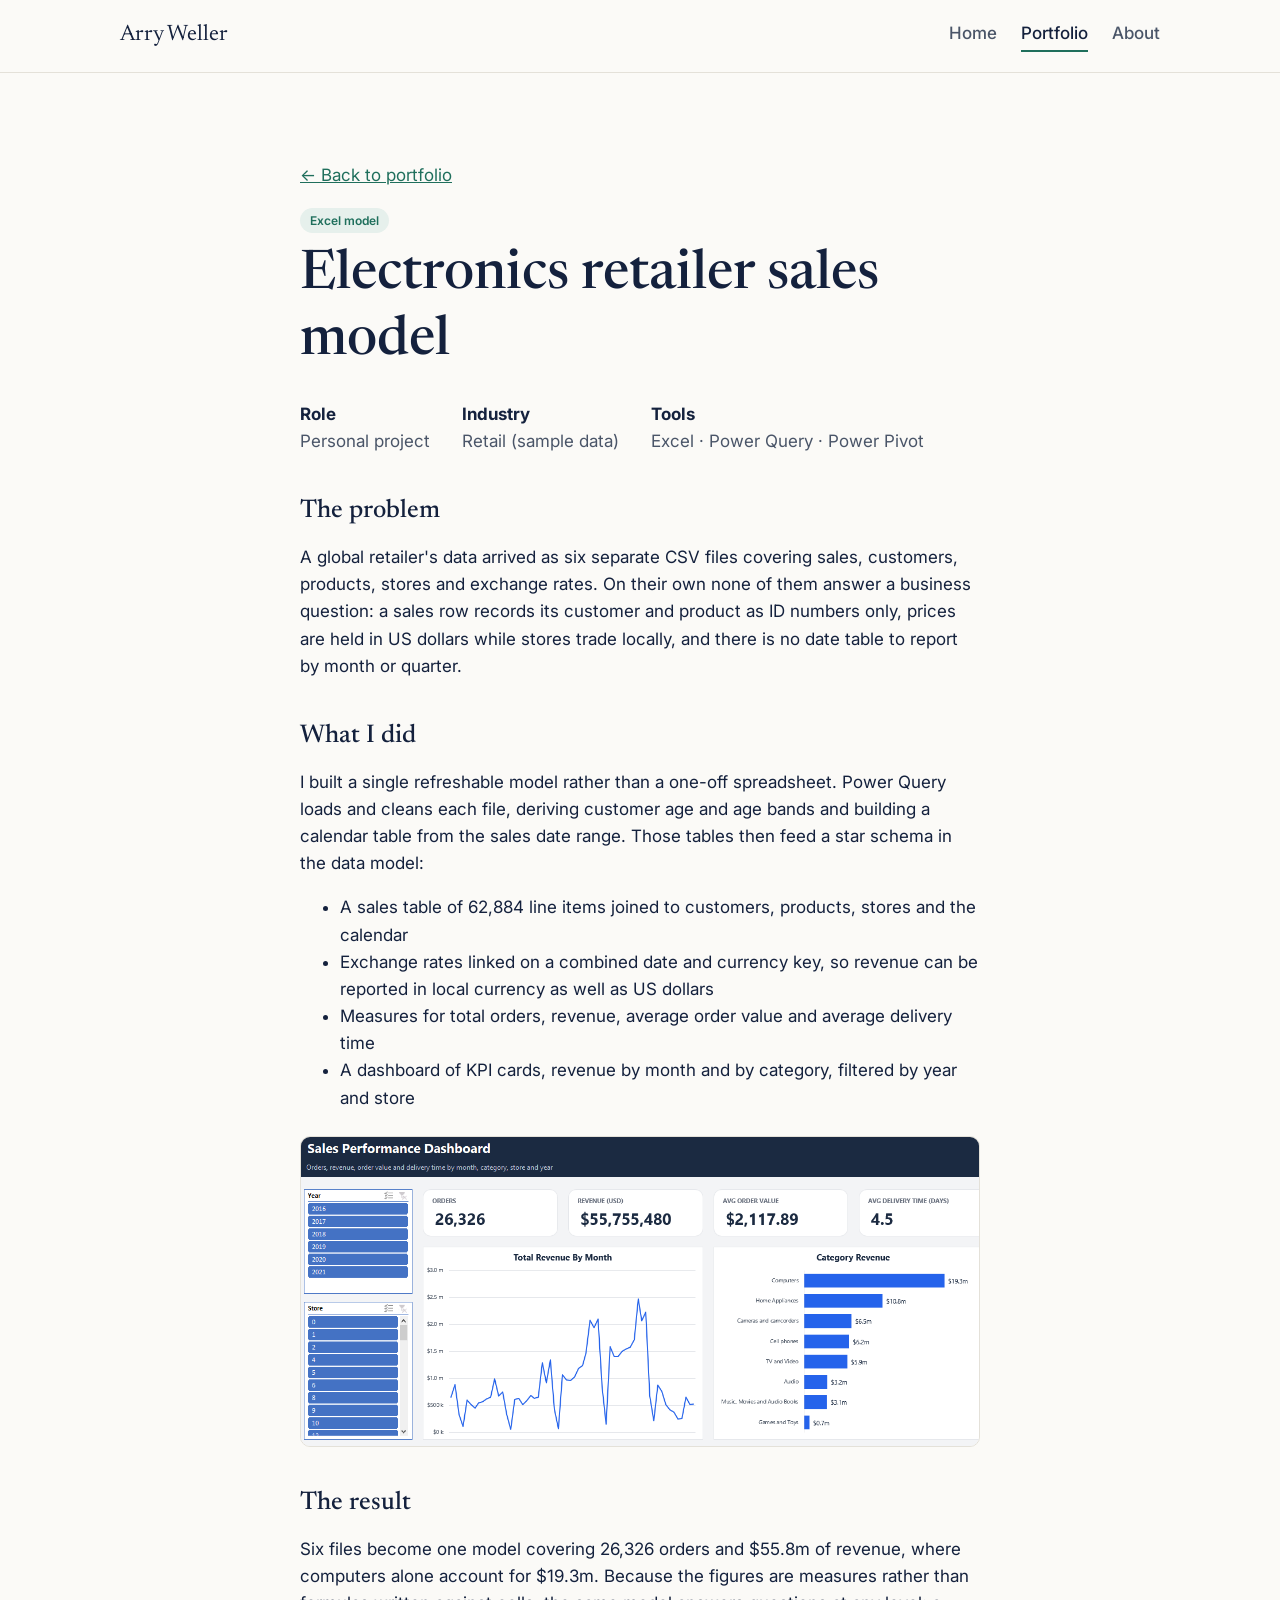
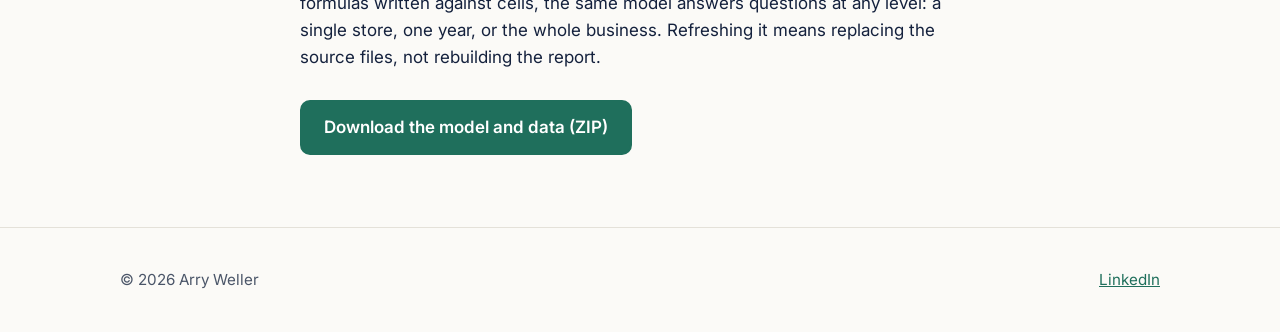
<file: project-electronics-retailer.html>
<!DOCTYPE html>
<html lang="en-GB">
<head>
  <meta charset="UTF-8">
  <meta name="viewport" content="width=device-width, initial-scale=1.0">
  <title>Electronics retailer sales model | Arry Weller</title>
  <meta name="description" content="An Excel sales model joining six CSV files into one refreshable data model, with Power Query, Power Pivot measures and an interactive dashboard.">
  <link rel="preconnect" href="https://fonts.googleapis.com">
  <link rel="preconnect" href="https://fonts.gstatic.com" crossorigin>
  <link href="https://fonts.googleapis.com/css2?family=Inter:wght@400;500;600&family=Newsreader:opsz,wght@6..72,500&display=swap" rel="stylesheet">
  <link rel="stylesheet" href="css/style.css">
</head>
<body>

  <header class="site-header">
    <div class="container">
      <a href="index.html" class="logo">Arry Weller</a>
      <nav class="nav">
        <a href="index.html">Home</a>
        <a href="portfolio.html" class="active">Portfolio</a>
        <a href="about.html">About</a>
      </nav>
    </div>
  </header>

  <main>
    <section>
      <div class="container prose">
        <p><a href="portfolio.html">← Back to portfolio</a></p>
        <span class="tag">Excel model</span>
        <h1>Electronics retailer sales model</h1>

        <div class="project-meta">
          <div><strong>Role</strong>Personal project</div>
          <div><strong>Industry</strong>Retail (sample data)</div>
          <div><strong>Tools</strong>Excel · Power Query · Power Pivot</div>
        </div>

        <h2>The problem</h2>
        <p>A global retailer's data arrived as six separate CSV files covering sales, customers, products, stores and exchange rates. On their own none of them answer a business question: a sales row records its customer and product as ID numbers only, prices are held in US dollars while stores trade locally, and there is no date table to report by month or quarter.</p>

        <h2>What I did</h2>
        <p>I built a single refreshable model rather than a one-off spreadsheet. Power Query loads and cleans each file, deriving customer age and age bands and building a calendar table from the sales date range. Those tables then feed a star schema in the data model:</p>
        <ul>
          <li>A sales table of 62,884 line items joined to customers, products, stores and the calendar</li>
          <li>Exchange rates linked on a combined date and currency key, so revenue can be reported in local currency as well as US dollars</li>
          <li>Measures for total orders, revenue, average order value and average delivery time</li>
          <li>A dashboard of KPI cards, revenue by month and by category, filtered by year and store</li>
        </ul>

        <img src="assets/images/electronics-retailer.png" alt="Sales performance dashboard showing 26,326 orders, $55.8m revenue, $2,117.89 average order value and 4.5 days average delivery time, with a revenue by month line chart, a category revenue bar chart, and year and store filters">

        <h2>The result</h2>
        <p>Six files become one model covering 26,326 orders and $55.8m of revenue, where computers alone account for $19.3m. Because the figures are measures rather than formulas written against cells, the same model answers questions at any level: a single store, one year, or the whole business. Refreshing it means replacing the source files, not rebuilding the report.</p>

        <div class="btn-row">
          <a href="assets/files/electronics-retailer.zip" class="btn btn-primary">Download the model and data (ZIP)</a>
        </div>
      </div>
    </section>
  </main>

  <footer class="site-footer">
    <div class="container">
      <span>© 2026 Arry Weller</span>
      <span><a href="https://www.linkedin.com/in/arry-weller-54361668">LinkedIn</a></span>
    </div>
  </footer>

</body>
</html>
</file>
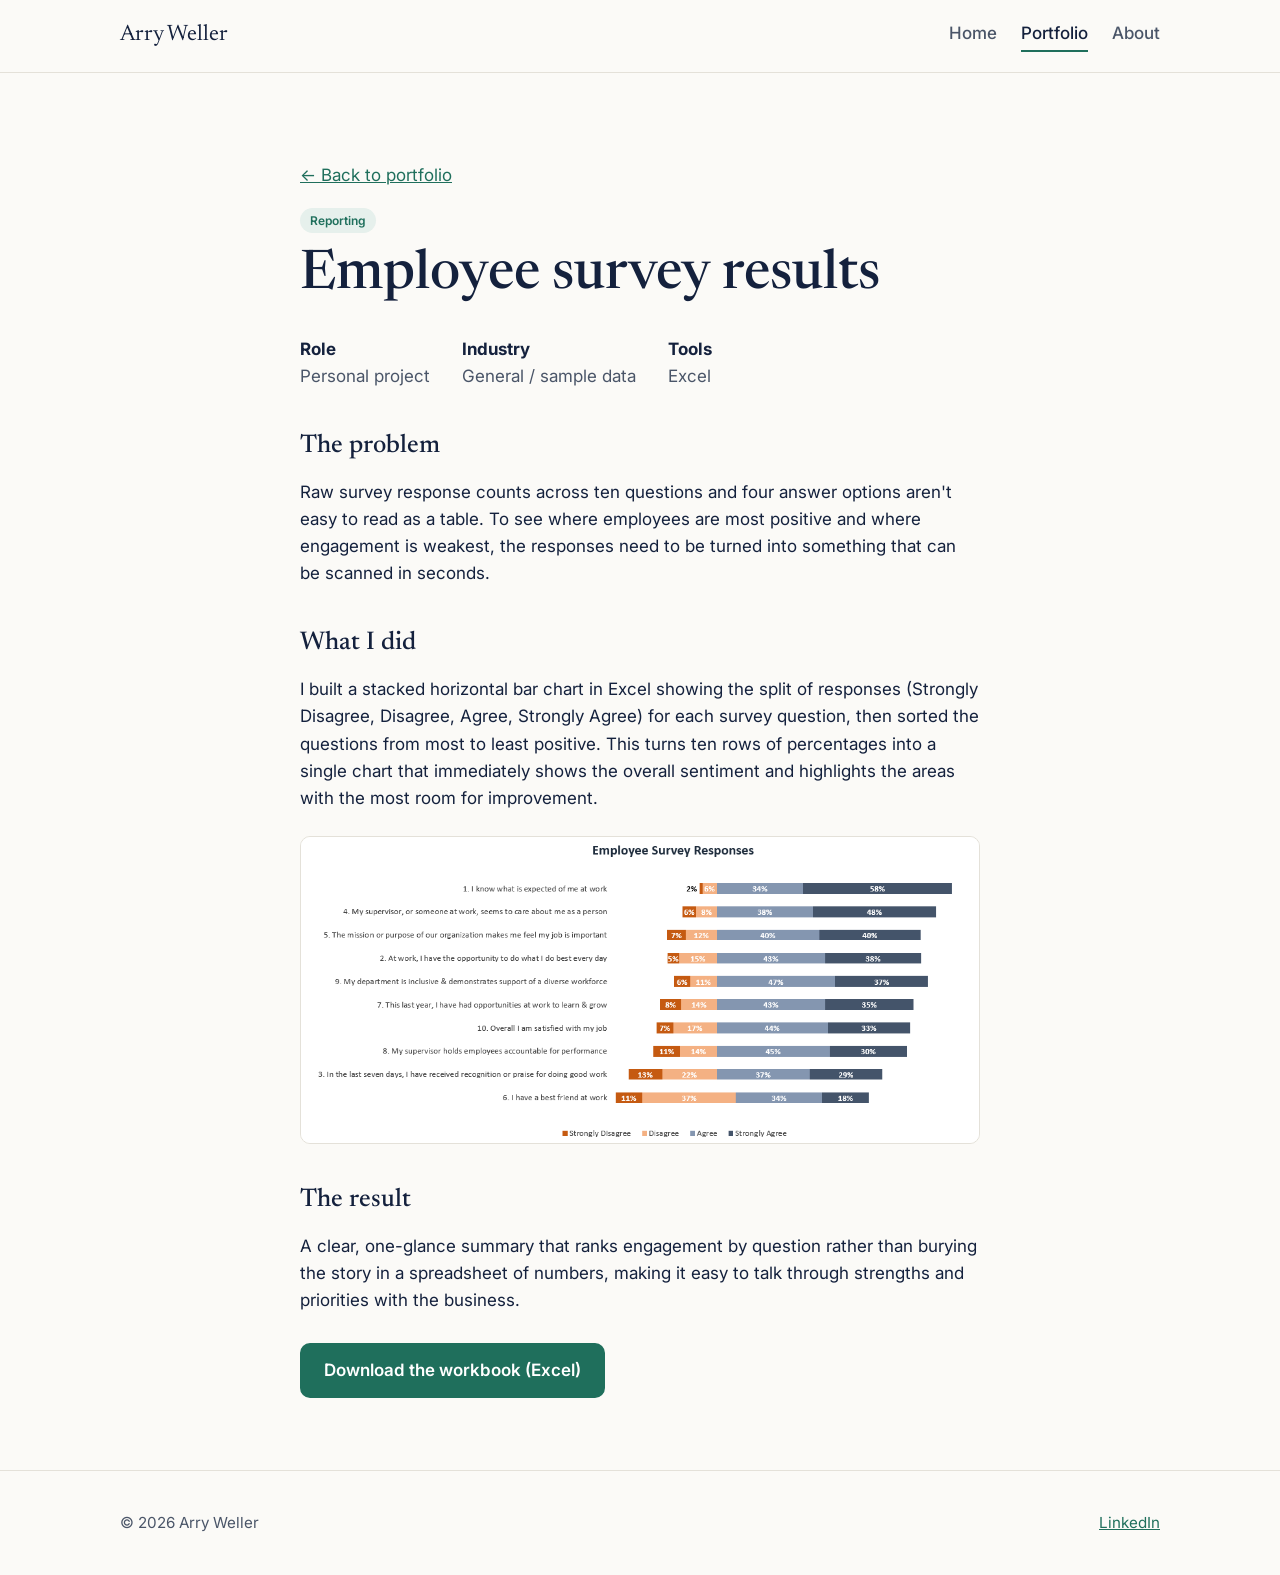
<file: project-employee-survey.html>
<!DOCTYPE html>
<html lang="en-GB">
<head>
  <meta charset="UTF-8">
  <meta name="viewport" content="width=device-width, initial-scale=1.0">
  <title>Employee survey results | Arry Weller</title>
  <meta name="description" content="An Excel chart ranking employee engagement survey questions from most to least positive, to show where a business should focus.">
  <link rel="preconnect" href="https://fonts.googleapis.com">
  <link rel="preconnect" href="https://fonts.gstatic.com" crossorigin>
  <link href="https://fonts.googleapis.com/css2?family=Inter:wght@400;500;600&family=Newsreader:opsz,wght@6..72,500&display=swap" rel="stylesheet">
  <link rel="stylesheet" href="css/style.css">
</head>
<body>

  <header class="site-header">
    <div class="container">
      <a href="index.html" class="logo">Arry Weller</a>
      <nav class="nav">
        <a href="index.html">Home</a>
        <a href="portfolio.html" class="active">Portfolio</a>
        <a href="about.html">About</a>
      </nav>
    </div>
  </header>

  <main>
    <section>
      <div class="container prose">
        <p><a href="portfolio.html">← Back to portfolio</a></p>
        <span class="tag">Reporting</span>
        <h1>Employee survey results</h1>

        <div class="project-meta">
          <div><strong>Role</strong>Personal project</div>
          <div><strong>Industry</strong>General / sample data</div>
          <div><strong>Tools</strong>Excel</div>
        </div>

        <h2>The problem</h2>
        <p>Raw survey response counts across ten questions and four answer options aren't easy to read as a table. To see where employees are most positive and where engagement is weakest, the responses need to be turned into something that can be scanned in seconds.</p>

        <h2>What I did</h2>
        <p>I built a stacked horizontal bar chart in Excel showing the split of responses (Strongly Disagree, Disagree, Agree, Strongly Agree) for each survey question, then sorted the questions from most to least positive. This turns ten rows of percentages into a single chart that immediately shows the overall sentiment and highlights the areas with the most room for improvement.</p>

        <img src="assets/images/employee-survey.png" alt="Stacked bar chart of employee survey responses, ranked from most to least positive, split by strongly disagree, disagree, agree and strongly agree">

        <h2>The result</h2>
        <p>A clear, one-glance summary that ranks engagement by question rather than burying the story in a spreadsheet of numbers, making it easy to talk through strengths and priorities with the business.</p>

        <div class="btn-row">
          <a href="assets/files/employee-survey.xlsx" class="btn btn-primary">Download the workbook (Excel)</a>
        </div>
      </div>
    </section>
  </main>

  <footer class="site-footer">
    <div class="container">
      <span>© 2026 Arry Weller</span>
      <span><a href="https://www.linkedin.com/in/arry-weller-54361668">LinkedIn</a></span>
    </div>
  </footer>

</body>
</html>
</file>
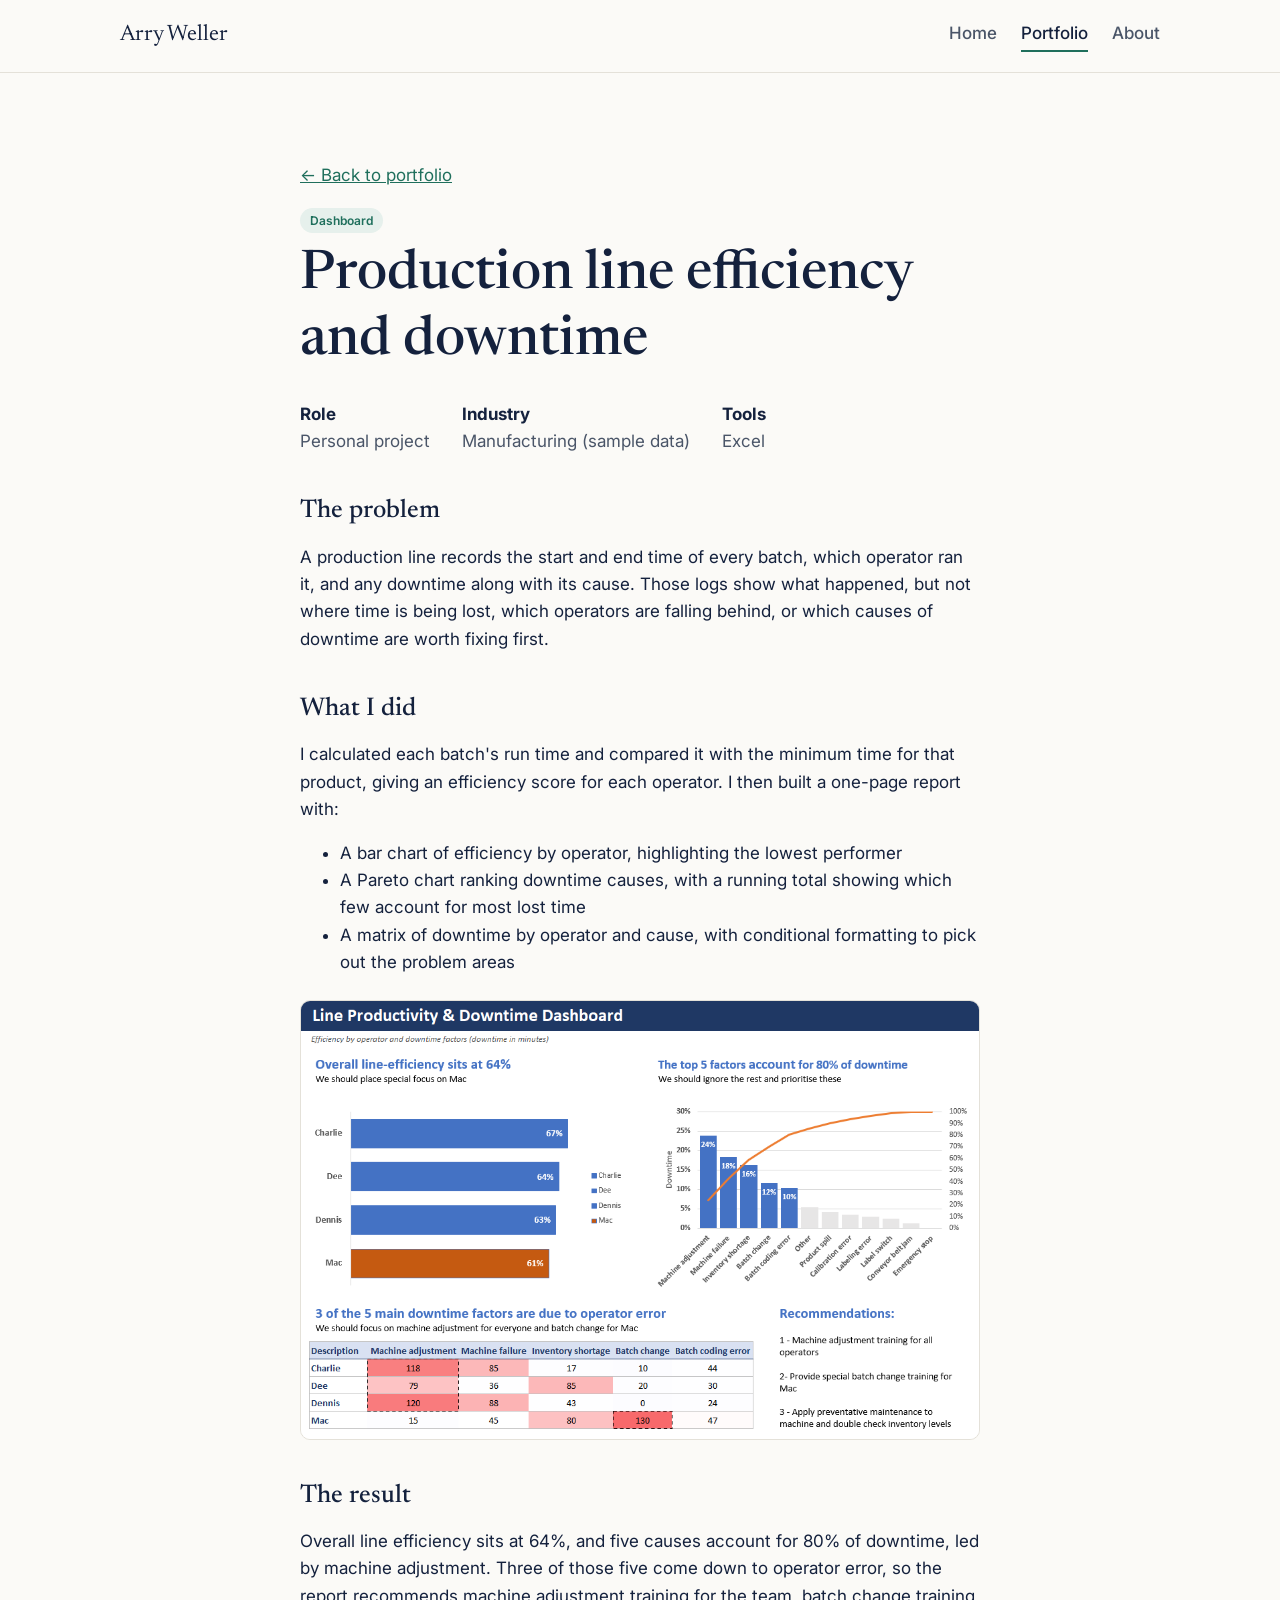
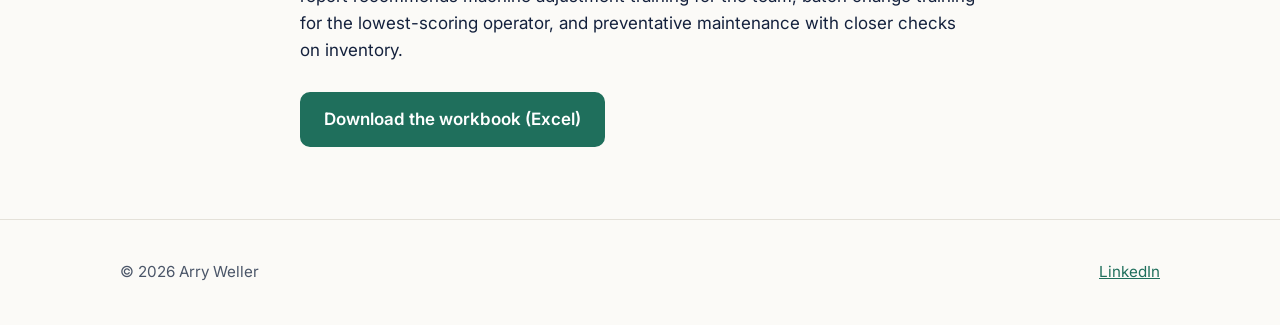
<file: project-manufac-prod.html>
<!DOCTYPE html>
<html lang="en-GB">
<head>
  <meta charset="UTF-8">
  <meta name="viewport" content="width=device-width, initial-scale=1.0">
  <title>Production line efficiency and downtime | Arry Weller</title>
  <meta name="description" content="An Excel analysis of a production line, measuring operator efficiency and using a Pareto chart to find the factors behind most downtime.">
  <link rel="preconnect" href="https://fonts.googleapis.com">
  <link rel="preconnect" href="https://fonts.gstatic.com" crossorigin>
  <link href="https://fonts.googleapis.com/css2?family=Inter:wght@400;500;600&family=Newsreader:opsz,wght@6..72,500&display=swap" rel="stylesheet">
  <link rel="stylesheet" href="css/style.css">
</head>
<body>

  <header class="site-header">
    <div class="container">
      <a href="index.html" class="logo">Arry Weller</a>
      <nav class="nav">
        <a href="index.html">Home</a>
        <a href="portfolio.html" class="active">Portfolio</a>
        <a href="about.html">About</a>
      </nav>
    </div>
  </header>

  <main>
    <section>
      <div class="container prose">
        <p><a href="portfolio.html">← Back to portfolio</a></p>
        <span class="tag">Dashboard</span>
        <h1>Production line efficiency and downtime</h1>

        <div class="project-meta">
          <div><strong>Role</strong>Personal project</div>
          <div><strong>Industry</strong>Manufacturing (sample data)</div>
          <div><strong>Tools</strong>Excel</div>
        </div>

        <h2>The problem</h2>
        <p>A production line records the start and end time of every batch, which operator ran it, and any downtime along with its cause. Those logs show what happened, but not where time is being lost, which operators are falling behind, or which causes of downtime are worth fixing first.</p>

        <h2>What I did</h2>
        <p>I calculated each batch's run time and compared it with the minimum time for that product, giving an efficiency score for each operator. I then built a one-page report with:</p>
        <ul>
          <li>A bar chart of efficiency by operator, highlighting the lowest performer</li>
          <li>A Pareto chart ranking downtime causes, with a running total showing which few account for most lost time</li>
          <li>A matrix of downtime by operator and cause, with conditional formatting to pick out the problem areas</li>
        </ul>

        <img src="assets/images/manufac-prod.png" alt="Line productivity and downtime dashboard showing efficiency by operator from 61% to 67%, a Pareto chart where the top five factors account for 80% of downtime, and a matrix of downtime minutes by operator and factor with recommendations">

        <h2>The result</h2>
        <p>Overall line efficiency sits at 64%, and five causes account for 80% of downtime, led by machine adjustment. Three of those five come down to operator error, so the report recommends machine adjustment training for the team, batch change training for the lowest-scoring operator, and preventative maintenance with closer checks on inventory.</p>

        <div class="btn-row">
          <a href="assets/files/manufac-prod.xlsx" class="btn btn-primary">Download the workbook (Excel)</a>
        </div>
      </div>
    </section>
  </main>

  <footer class="site-footer">
    <div class="container">
      <span>© 2026 Arry Weller</span>
      <span><a href="https://www.linkedin.com/in/arry-weller-54361668">LinkedIn</a></span>
    </div>
  </footer>

</body>
</html>
</file>
<file: css/style.css>
/* =========================================================
   STYLE SHEET: controls how every page LOOKS.
   Change a colour here and it changes across the whole site.
   ========================================================= */

/* ---------- 1. Colours & fonts (edit these first) ---------- */
:root {
  --ink: #14213d;          /* main text & headings (deep navy) */
  --ink-soft: #4a5568;     /* secondary text */
  --paper: #fbfaf7;        /* page background (warm off-white) */
  --card: #ffffff;         /* card background */
  --line: #e4e1d9;         /* thin borders */
  --accent: #1f6f5c;       /* buttons & links (muted green) */
  --accent-soft: #e6f0ec;  /* pale accent for tags */

  --font-body: "Inter", system-ui, sans-serif;
  --font-head: "Newsreader", Georgia, serif;

  --max-width: 1080px;     /* how wide the content gets */
  --radius: 10px;          /* roundness of corners */
}

/* ---------- 2. Basics ---------- */
* { box-sizing: border-box; }

body {
  margin: 0;
  font-family: var(--font-body);
  font-size: 17px;
  line-height: 1.6;
  color: var(--ink);
  background: var(--paper);
}

img { max-width: 100%; display: block; }

a { color: var(--accent); }

h1, h2, h3 {
  font-family: var(--font-head);
  font-weight: 500;
  line-height: 1.2;
  margin: 0 0 0.5em;
}
h1 { font-size: clamp(2.2rem, 5vw, 3.4rem); }
h2 { font-size: 2rem; }
h3 { font-size: 1.3rem; }

/* Keeps content centred with space at the sides */
.container {
  max-width: var(--max-width);
  margin: 0 auto;
  padding: 0 20px;
}

section { padding: 72px 0; }

.eyebrow {                /* small label above a heading */
  text-transform: uppercase;
  letter-spacing: 0.12em;
  font-size: 0.78rem;
  font-weight: 600;
  color: var(--accent);
  margin-bottom: 8px;
}

.lead { font-size: 1.2rem; color: var(--ink-soft); max-width: 640px; }

/* ---------- 3. Header & navigation ---------- */
.site-header {
  border-bottom: 1px solid var(--line);
  background: var(--paper);
}
.site-header .container {
  display: flex;
  align-items: center;
  justify-content: space-between;
  flex-wrap: wrap;
  gap: 12px;
  padding-top: 18px;
  padding-bottom: 18px;
}
.logo {
  font-family: var(--font-head);
  font-size: 1.4rem;
  color: var(--ink);
  text-decoration: none;
}
.nav { display: flex; gap: 24px; flex-wrap: wrap; }
.nav a {
  color: var(--ink-soft);
  text-decoration: none;
  font-weight: 500;
  padding-bottom: 2px;
}
.nav a:hover,
.nav a.active { color: var(--ink); border-bottom: 2px solid var(--accent); }

/* ---------- 4. Buttons ---------- */
.btn {
  display: inline-block;
  padding: 12px 22px;
  border-radius: var(--radius);
  font-weight: 600;
  text-decoration: none;
  border: 2px solid var(--accent);
}
.btn-primary { background: var(--accent); color: #fff; }
.btn-secondary { color: var(--accent); background: transparent; }
.btn:hover { opacity: 0.88; }
.btn-row { display: flex; gap: 12px; flex-wrap: wrap; margin-top: 28px; }

/* ---------- 5. Hero (big intro on the home page) ---------- */
.hero { padding: 96px 0 72px; }
.hero .credentials { color: var(--ink-soft); font-weight: 500; margin-bottom: 20px; }

/* ---------- 6. Cards & grids ---------- */
.grid {
  display: grid;
  grid-template-columns: repeat(auto-fill, minmax(280px, 1fr));
  gap: 24px;
  margin-top: 32px;
}
.card {
  background: var(--card);
  border: 1px solid var(--line);
  border-radius: var(--radius);
  overflow: hidden;
  display: flex;
  flex-direction: column;
}
.card-thumb {                 /* image area at top of a card */
  aspect-ratio: 16 / 9;
  background: var(--accent-soft);
  display: flex;
  align-items: center;
  justify-content: center;
  color: var(--accent);
  font-weight: 600;
  font-size: 0.9rem;
}
.card-thumb img { width: 100%; height: 100%; object-fit: contain; }
.card-body { padding: 22px; display: flex; flex-direction: column; flex: 1; }
.card p { color: var(--ink-soft); margin: 0 0 16px; }
.card-links { margin-top: auto; display: flex; gap: 16px; flex-wrap: wrap; font-weight: 600; }

.tag {
  display: inline-block;
  background: var(--accent-soft);
  color: var(--accent);
  font-size: 0.75rem;
  font-weight: 600;
  padding: 3px 10px;
  border-radius: 99px;
  margin-bottom: 10px;
  align-self: flex-start;
}
.tools { font-size: 0.85rem; color: var(--ink-soft); margin-bottom: 16px; }

/* ---------- 7. Alternate background band ---------- */
.band { background: var(--card); border-top: 1px solid var(--line); border-bottom: 1px solid var(--line); }

/* ---------- 8. Lists (qualifications, tools) ---------- */
.timeline { list-style: none; padding: 0; margin: 24px 0 0; }
.timeline li {
  display: grid;
  grid-template-columns: 90px 1fr;
  gap: 16px;
  padding: 14px 0;
  border-bottom: 1px solid var(--line);
}
.timeline .year { font-weight: 600; color: var(--accent); }

.pill-list { display: flex; flex-wrap: wrap; gap: 10px; list-style: none; padding: 0; margin: 20px 0 0; }
.pill-list li { border: 1px solid var(--line); background: var(--card); padding: 6px 14px; border-radius: 99px; }

.two-col { display: grid; grid-template-columns: 1fr 1fr; gap: 48px; }
@media (max-width: 760px) { .two-col { grid-template-columns: 1fr; gap: 24px; } }

/* ---------- 9. Project (case study) page ---------- */
.project-meta { display: flex; gap: 32px; flex-wrap: wrap; margin: 24px 0; color: var(--ink-soft); }
.project-meta strong { display: block; color: var(--ink); }
.prose { max-width: 720px; }
.prose h2 { font-size: 1.6rem; margin-top: 1.6em; }
.prose img, .prose .img-placeholder { border: 1px solid var(--line); border-radius: var(--radius); margin: 24px 0; }
.img-placeholder {
  aspect-ratio: 16 / 9;
  background: var(--accent-soft);
  display: flex; align-items: center; justify-content: center;
  color: var(--accent); font-weight: 600;
}
.note {                     /* yellow "edit me" reminders; delete once done */
  background: #fff7d6;
  border: 1px dashed #d9b940;
  border-radius: var(--radius);
  padding: 10px 14px;
  font-size: 0.9rem;
  color: #6b5400;
  margin: 16px 0;
}

/* ---------- 10. Footer ---------- */
.site-footer {
  border-top: 1px solid var(--line);
  padding: 40px 0;
  color: var(--ink-soft);
  font-size: 0.95rem;
}
.site-footer .container { display: flex; justify-content: space-between; flex-wrap: wrap; gap: 12px; }
</file>
